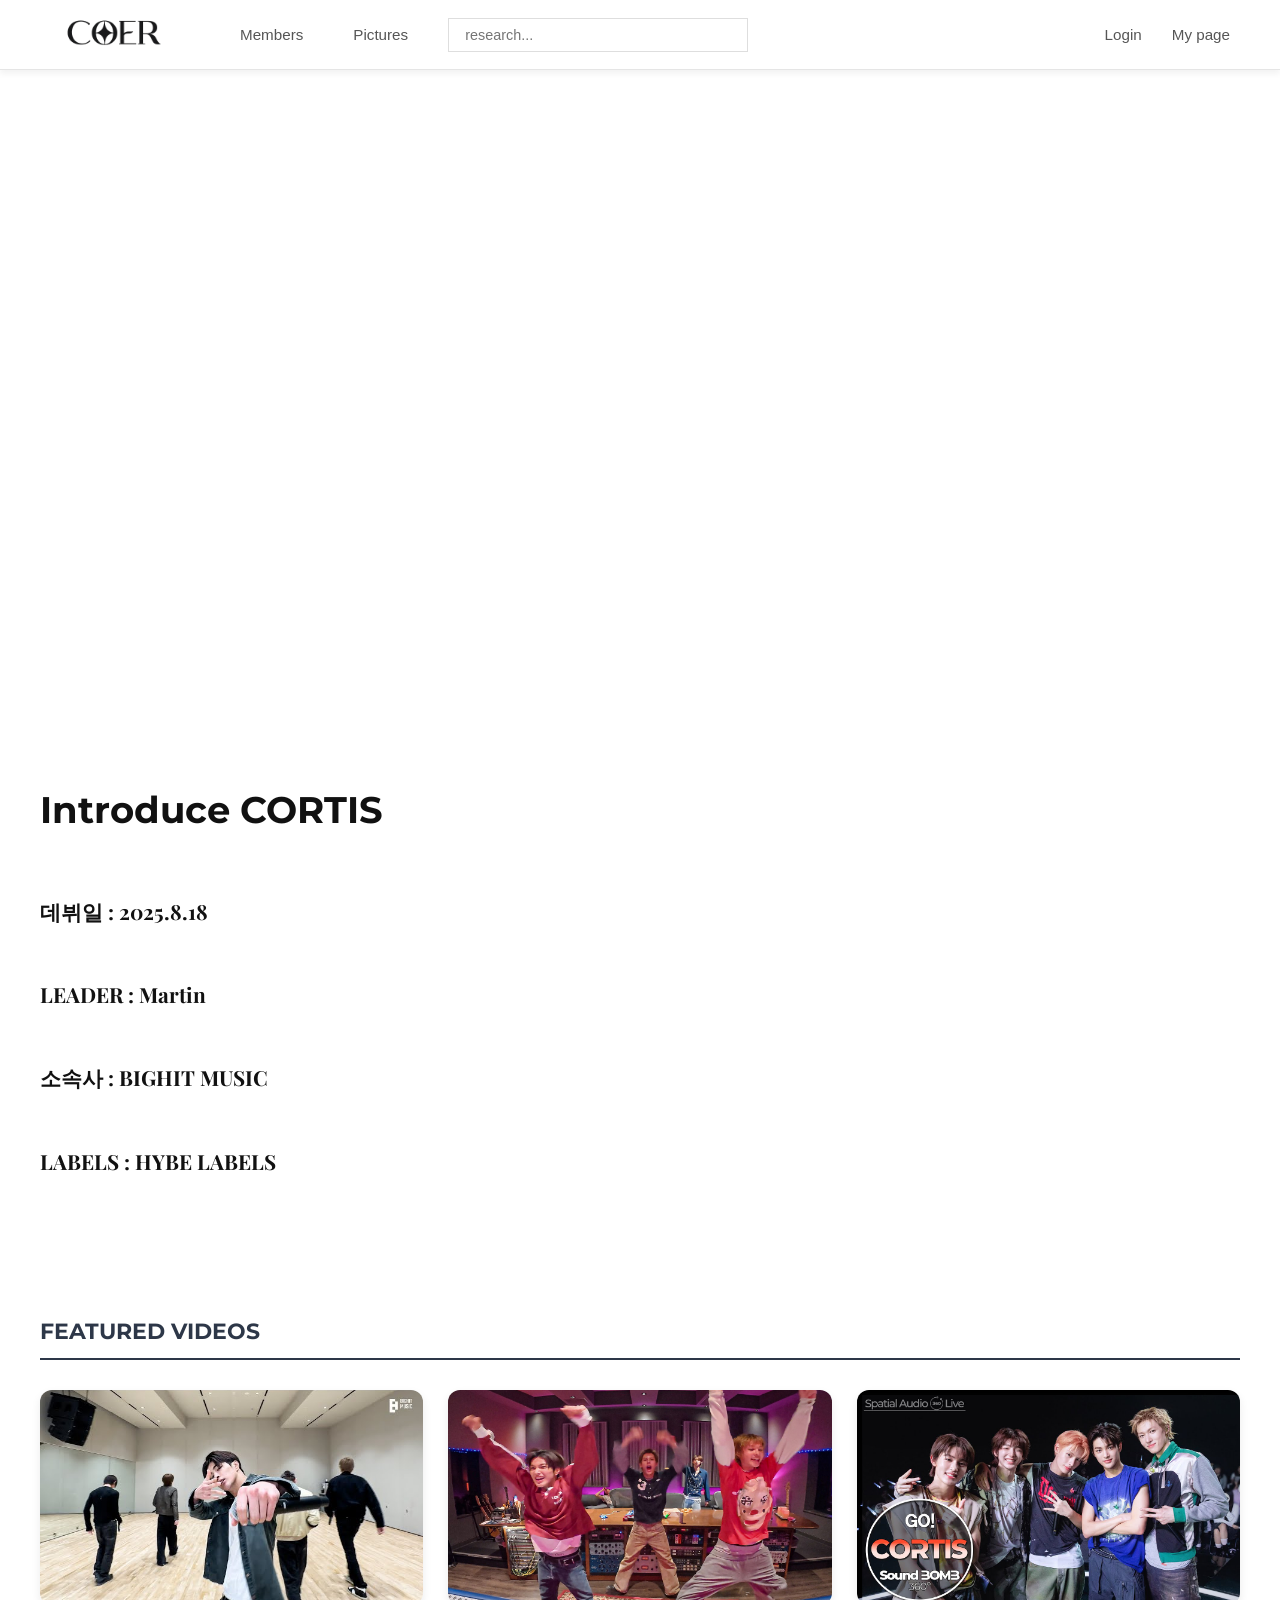
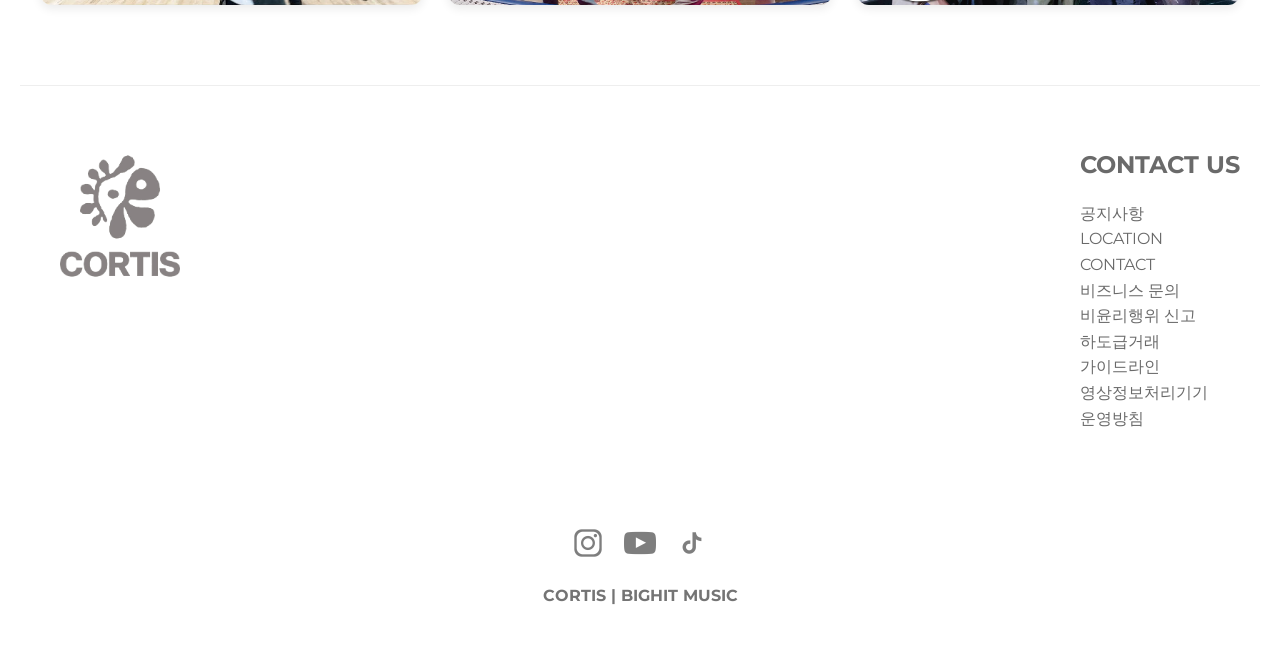
<file: index.html>
<!doctype html>
<html lang="ko">
  <head>
    <meta charset="UTF-8" />
    <meta name="viewport" content="width=device-width, initial-scale=1.0" />

    <title>COER</title>
    <link href="style.css" rel="stylesheet" />

    <link rel="preconnect" href="https://fonts.googleapis.com" />
    <link rel="preconnect" href="https://fonts.gstatic.com" crossorigin />
    <link
      href="https://fonts.googleapis.com/css2?family=Montserrat:ital,wght@0,100..900;1,100..900&family=Open+Sans:ital,wght@0,300..800;1,300..800&family=Playfair+Display:ital,wght@0,400..900;1,400..900&family=Raleway:ital,wght@0,100..900;1,100..900&display=swap"
      rel="stylesheet"
    />
  </head>

  <body>
    <header class="top-white-banner">
      <img src="images/logo.png" alt="CORTIS Logo" class="logo" />

      <nav class="banner-center-text">
        <div class="banner-buttons">
          <div class="dropdown">
            <button class="banner-btn dropdown-toggle">Members</button>

            <div class="mega-menu">
              <div class="mega-menu-inner">
                <a href="member1.html">MARTIN</a>
                <a href="member2.html">JAMES</a>
                <a href="member3.html">JUHOON</a>
                <a href="member4.html">SEONGHYEON</a>
                <a href="member5.html">KEONHO</a>
              </div>
            </div>
          </div>
          <a href="pictures.html" style="text-decoration: none; color: inherit">
            <button class="banner-btn">Pictures</button>
          </a>

          <div class="banner-search-box">
            <input
              type="text"
              class="banner-search-input"
              id="searchInput"
              placeholder="research..."
            />

            <div class="search-result" id="searchResult"></div>
          </div>
        </div>
        <div class="auth-group">
          <button class="banner-btn btn-right">Login</button>
          <a href="mypage.html" style="text-decoration: none; color: inherit">
            <button class="banner-btn btn-right">My page</button>
          </a>
        </div>
      </nav>
    </header>

    <main>
      <div class="hero"></div>
      <section id="site-intro">
        <h1>Introduce CORTIS</h1>
        <h4 class="introduce">
          데뷔일 : 2025.8.18<br />
          LEADER : Martin<br />
          소속사 : BIGHIT MUSIC<br />
          LABELS : HYBE LABELS<br />
        </h4>
      </section>
      <section class="profile-youtube-section">
        <h2>FEATURED VIDEOS</h2>
        <div class="youtube-grid">
          <a
            href="https://youtu.be/T-76o4XpGh8?si=i14-I_6xedCgxsOD"
            target="_blank"
            class="video-card-link"
          >
            <div class="video-card-thumb">
              <img src="images/cortis1.png" alt="Video 1" />
              <div class="play-button-overlay">▶</div>
            </div>
          </a>

          <a
            href="https://youtu.be/PTnAggHB4dU?si=jb8vulJppsnPm1Xa"
            target="_blank"
            class="video-card-link"
          >
            <div class="video-card-thumb">
              <img src="images/cortis2.png" alt="Video 2" />
              <div class="play-button-overlay">▶</div>
            </div>
          </a>

          <a
            href="https://youtu.be/ieEwm_o18Ls?si=NSm6O4ZH2GnEiZHt"
            target="_blank"
            class="video-card-link"
          >
            <div class="video-card-thumb">
              <img src="images/cortis3.png" alt="Video 3" />
              <div class="play-button-overlay">▶</div>
            </div>
          </a>
        </div>
      </section>
    </main>
    <script src="script.js"></script>
  </body>
  <footer>
    <!-- 위쪽 -->
    <div class="footer-content">
      <img
        src="images/CORTIS.png"
        alt="CORTIS footer logo"
        class="footer-logo"
      />

      <div class="footer-info">
        <b class="contact-title">CONTACT US</b>

        <p class="contact">
          공지사항<br />
          LOCATION <br />
          CONTACT<br />
          비즈니스 문의 <br />
          비윤리행위 신고<br />
          하도급거래 <br />
          가이드라인 <br />
          영상정보처리기기 <br />
          운영방침
        </p>
      </div>
    </div>

    <div class="footer-bottom">
      <div class="footer-social">
        <a
          href="https://www.instagram.com/cortis?utm_source=ig_web_button_share_sheet&igsh=ZDNlZDc0MzIxNw=="
          target="_blank"
          target="_blank"
        >
          <img src="images/instagram.png" class="social-icon" />
        </a>

        <a href="https://www.youtube.com/@cortis_bighit" target="_blank">
          <img src="images/youtube.png" class="social-icon" />
        </a>

        <a
          href="https://www.tiktok.com/@cortis_bighit?is_from_webapp=1&sender_device=pc"
          target="_blank"
          target="_blank"
        >
          <img src="images/tictok.png" class="social-icon" />
        </a>
      </div>

      <p class="footer-text">
        <b>CORTIS | BIGHIT MUSIC</b>
      </p>
    </div>
  </footer>
</html>
</file>
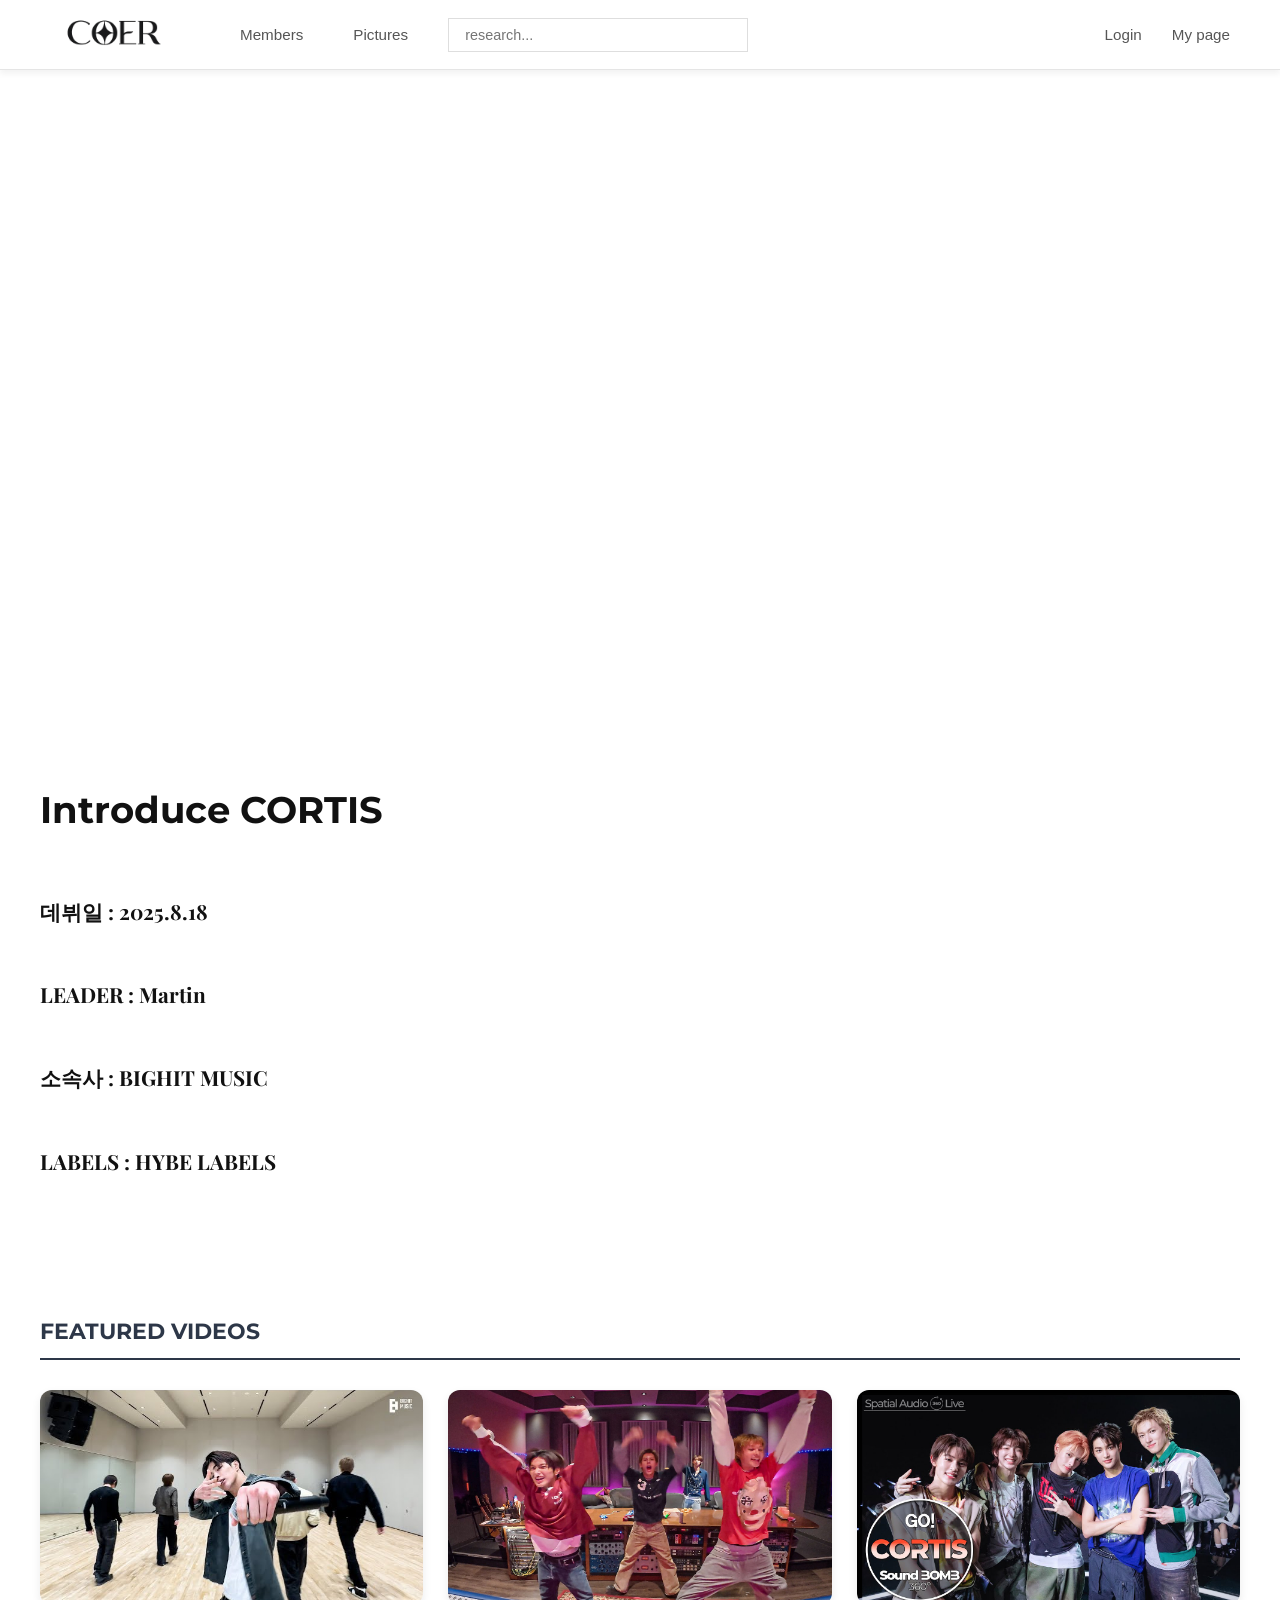
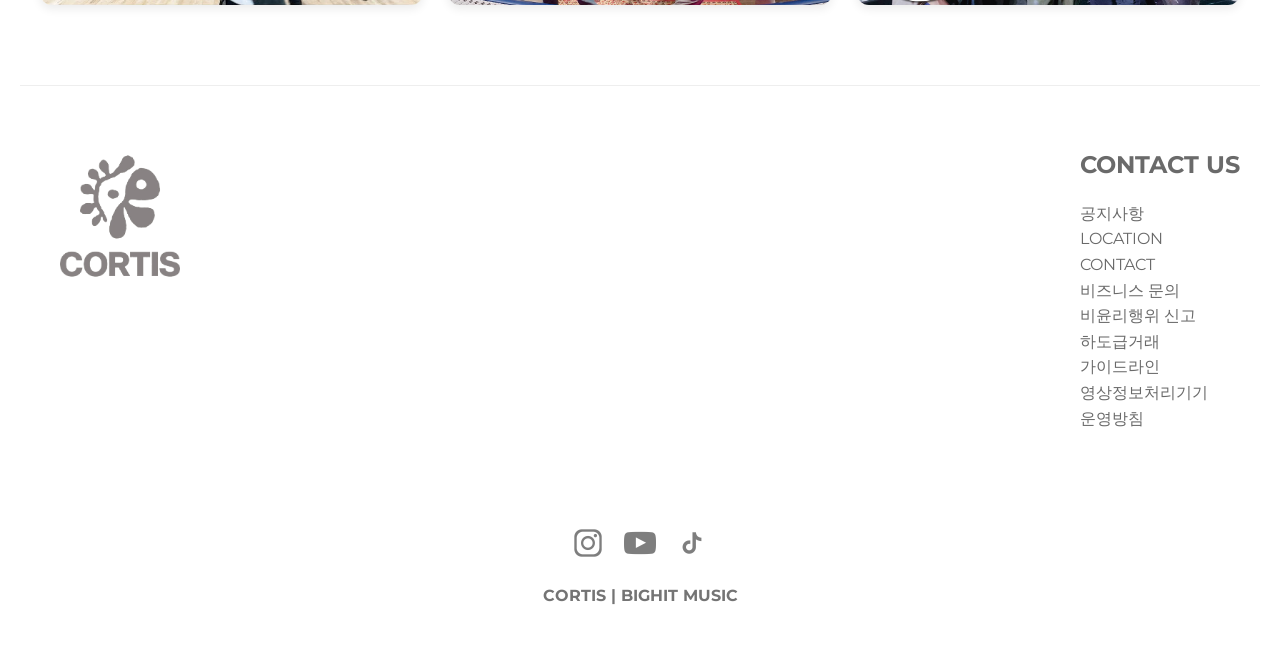
<file: main.html>
<!doctype html>
<html lang="ko">
  <head>
    <meta charset="UTF-8" />
    <meta name="viewport" content="width=device-width, initial-scale=1.0" />

    <title>COER</title>
    <link href="style.css" rel="stylesheet" />

    <link rel="preconnect" href="https://fonts.googleapis.com" />
    <link rel="preconnect" href="https://fonts.gstatic.com" crossorigin />
    <link
      href="https://fonts.googleapis.com/css2?family=Montserrat:ital,wght@0,100..900;1,100..900&family=Open+Sans:ital,wght@0,300..800;1,300..800&family=Playfair+Display:ital,wght@0,400..900;1,400..900&family=Raleway:ital,wght@0,100..900;1,100..900&display=swap"
      rel="stylesheet"
    />
  </head>

  <body>
    <header class="top-white-banner">
      <img src="images/logo.png" alt="CORTIS Logo" class="logo" />

      <nav class="banner-center-text">
        <div class="banner-buttons">
          <div class="dropdown">
            <button class="banner-btn dropdown-toggle">Members</button>

            <div class="mega-menu">
              <div class="mega-menu-inner">
                <a href="member1.html">MARTIN</a>
                <a href="member2.html">JAMES</a>
                <a href="member3.html">JUHOON</a>
                <a href="member4.html">SEONGHYEON</a>
                <a href="member5.html">KEONHO</a>
              </div>
            </div>
          </div>
          <a href="pictures.html" style="text-decoration: none; color: inherit">
            <button class="banner-btn">Pictures</button>
          </a>

          <div class="banner-search-box">
            <input
              type="text"
              class="banner-search-input"
              id="searchInput"
              placeholder="research..."
            />

            <div class="search-result" id="searchResult"></div>
          </div>
        </div>
        <div class="auth-group">
          <button class="banner-btn btn-right">Login</button>
          <a href="mypage.html" style="text-decoration: none; color: inherit">
            <button class="banner-btn btn-right">My page</button>
          </a>
        </div>
      </nav>
    </header>

    <main>
      <div class="hero"></div>
      <section id="site-intro">
        <h1>Introduce CORTIS</h1>
        <h4 class="introduce">
          데뷔일 : 2025.8.18<br />
          LEADER : Martin<br />
          소속사 : BIGHIT MUSIC<br />
          LABELS : HYBE LABELS<br />
        </h4>
      </section>
      <section class="profile-youtube-section">
        <h2>FEATURED VIDEOS</h2>
        <div class="youtube-grid">
          <a
            href="https://youtu.be/T-76o4XpGh8?si=i14-I_6xedCgxsOD"
            target="_blank"
            class="video-card-link"
          >
            <div class="video-card-thumb">
              <img src="images/cortis1.png" alt="Video 1" />
              <div class="play-button-overlay">▶</div>
            </div>
          </a>

          <a
            href="https://youtu.be/PTnAggHB4dU?si=jb8vulJppsnPm1Xa"
            target="_blank"
            class="video-card-link"
          >
            <div class="video-card-thumb">
              <img src="images/cortis2.png" alt="Video 2" />
              <div class="play-button-overlay">▶</div>
            </div>
          </a>

          <a
            href="https://youtu.be/ieEwm_o18Ls?si=NSm6O4ZH2GnEiZHt"
            target="_blank"
            class="video-card-link"
          >
            <div class="video-card-thumb">
              <img src="images/cortis3.png" alt="Video 3" />
              <div class="play-button-overlay">▶</div>
            </div>
          </a>
        </div>
      </section>
    </main>
    <script src="script.js"></script>
  </body>
  <footer>
    <!-- 위쪽 -->
    <div class="footer-content">
      <img
        src="images/CORTIS.png"
        alt="CORTIS footer logo"
        class="footer-logo"
      />

      <div class="footer-info">
        <b class="contact-title">CONTACT US</b>

        <p class="contact">
          공지사항<br />
          LOCATION <br />
          CONTACT<br />
          비즈니스 문의 <br />
          비윤리행위 신고<br />
          하도급거래 <br />
          가이드라인 <br />
          영상정보처리기기 <br />
          운영방침
        </p>
      </div>
    </div>

    <!-- 아래 중앙 -->
    <div class="footer-bottom">
      <div class="footer-social">
        <a
          href="https://www.instagram.com/cortis?utm_source=ig_web_button_share_sheet&igsh=ZDNlZDc0MzIxNw=="
          target="_blank"
          target="_blank"
        >
          <img src="images/instagram.png" class="social-icon" />
        </a>

        <a href="https://www.youtube.com/@cortis_bighit" target="_blank">
          <img src="images/youtube.png" class="social-icon" />
        </a>

        <a
          href="https://www.tiktok.com/@cortis_bighit?is_from_webapp=1&sender_device=pc"
          target="_blank"
          target="_blank"
        >
          <img src="images/tictok.png" class="social-icon" />
        </a>
      </div>

      <p class="footer-text">
        <b>CORTIS | BIGHIT MUSIC</b>
      </p>
    </div>
  </footer>
</html>
</file>
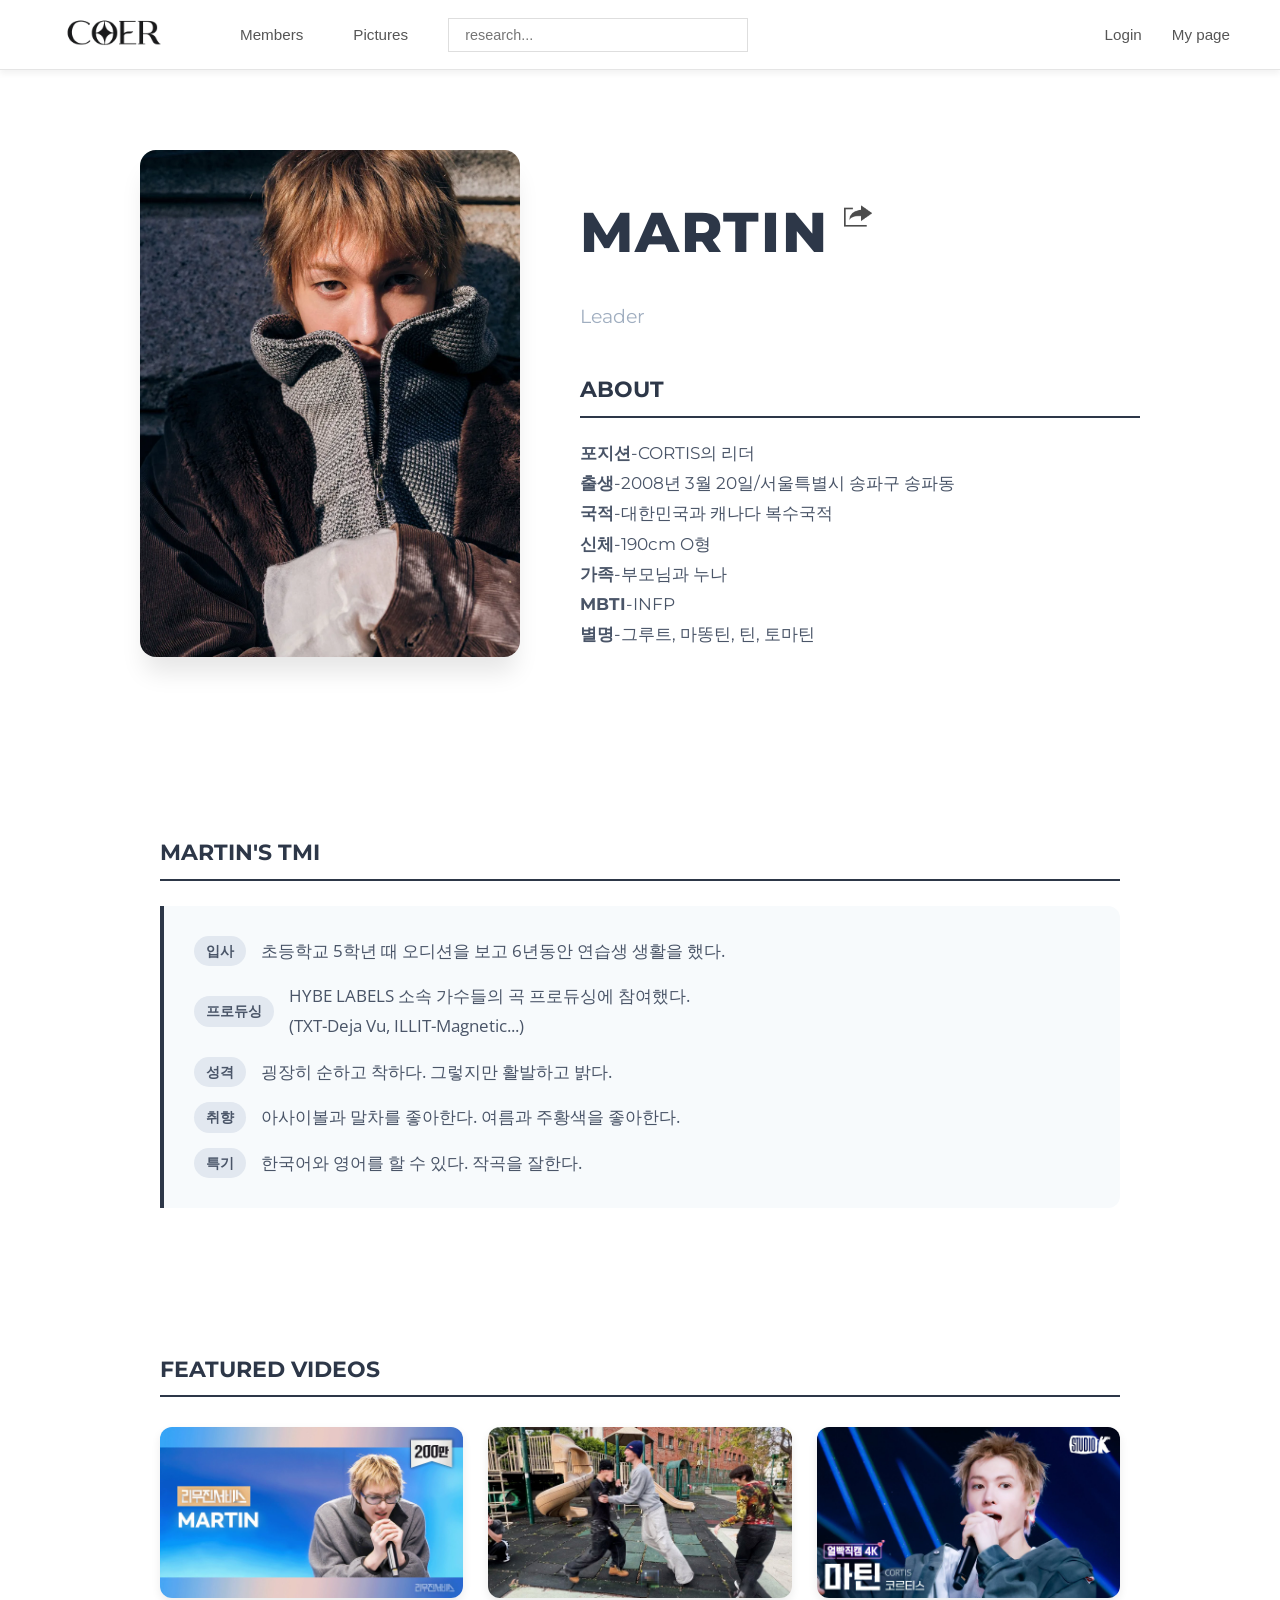
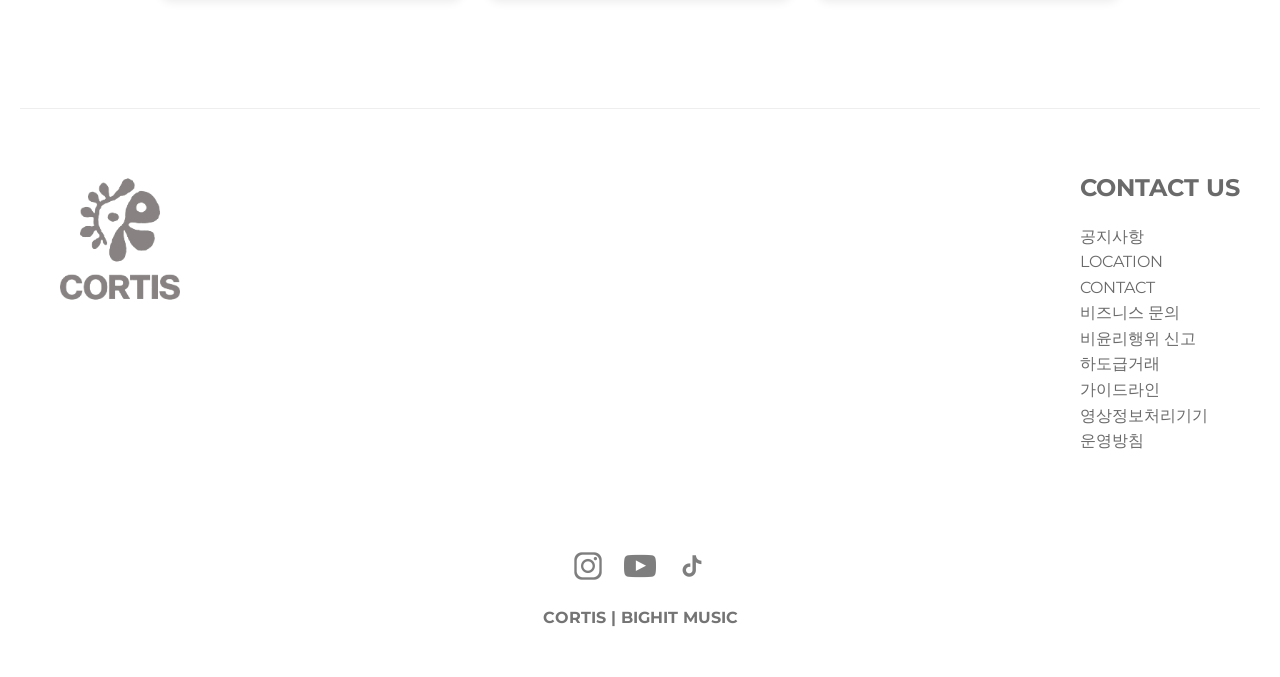
<file: member1.html>
<!doctype html>
<html lang="ko">
  <head>
    <meta charset="UTF-8" />
    <meta name="viewport" content="width=device-width, initial-scale=1.0" />
    <link href="style.css" rel="stylesheet" />
    <title>MARTIN</title>

    <link rel="preconnect" href="https://fonts.googleapis.com" />
    <link rel="preconnect" href="https://fonts.gstatic.com" crossorigin />
    <link
      href="https://fonts.googleapis.com/css2?family=Montserrat:ital,wght@0,100..900;1,100..900&family=Open+Sans:ital,wght@0,300..800;1,300..800&family=Playfair+Display:ital,wght@0,400..900;1,400..900&family=Raleway:ital,wght@0,100..900;1,100..900&display=swap"
      rel="stylesheet"
    />
  </head>


  <body>
    <header class="top-white-banner">
      <div class="logo">
        <a href="index.html">
          <img src="images/logo.png" alt="로고" />
        </a>
      </div>

      <nav class="banner-center-text">
        <div class="banner-buttons">
          <div class="dropdown">
            <button class="banner-btn dropdown-toggle">Members</button>

            <div class="mega-menu">
              <div class="mega-menu-inner">
                <a href="member1.html">MARTIN</a>
                <a href="member2.html">JAMES</a>
                <a href="member3.html">JUHOON</a>
                <a href="member4.html">SEONGHYEON</a>
                <a href="member5.html">KEONHO</a>
              </div>
            </div>
          </div>
<a href="pictures.html" style="text-decoration: none; color: inherit">
            <button class="banner-btn">Pictures</button>
          </a>

         <div class="banner-search-box">
            <input
              type="text"
              class="banner-search-input"
              id="searchInput"
              placeholder="research..."
            />

            <div class="search-result" id="searchResult"></div>
         </div>

        </div>
        <div class="auth-group">
  <button class="banner-btn btn-right">Login</button>
<a href="mypage.html" style="text-decoration: none; color: inherit">
            <button class="banner-btn btn-right">My page</button>
          </a>
</div>
      </nav>
    </header>
    <main class="profile-container">
      <div class="profile-image-box">
        <img
          src="martin/MARTIN.png"
          alt="MARTIN 프로필 사진"
          class="profile-img"
        />
      </div>

      <div class="profile-text-box">
       <div class="profile-header">

    <div class="member-title">

        <h1 class="member-name">MARTIN</h1>

        <img src="images/share.png"
             class="share-icon"
             onclick="copyLink()">

    </div>

    <p class="member-sub">Leader</p>

</div>

        <div class="profile-content">
          <h2>ABOUT</h2>
          <p>
            <b>포지션</b>-CORTIS의 리더<br />
            <b>출생</b>-2008년 3월 20일/서울특별시 송파구 송파동<br />
            <b>국적</b>-대한민국과 캐나다 복수국적<br />
            <b>신체</b>-190cm O형<br />
            <b>가족</b>-부모님과 누나<br />
            <b>MBTI</b>-INFP<br />
            <b>별명</b>-그루트, 마똥틴, 틴, 토마틴<br />
          </p>
        </div>
      </div>
      </div>
      </div> <section class="profile-tmi-section">
        <h2>MARTIN'S TMI</h2>
        <div class="tmi-container">
          <ul class="tmi-list">
             <li><span class="tmi-tag">입사</span>초등학교 5학년 때 오디션을 보고 6년동안 연습생 생활을 했다.</li>
            <li><span class="tmi-tag">프로듀싱</span>HYBE LABELS 소속 가수들의 곡 프로듀싱에 참여했다.<br />(TXT-Deja Vu, ILLIT-Magnetic...)</li>
            <li><span class="tmi-tag">성격</span>굉장히 순하고 착하다. 그렇지만 활발하고 밝다.</li>
            <li><span class="tmi-tag">취향</span>아사이볼과 말차를 좋아한다. 여름과 주황색을 좋아한다.</li>
            <li><span class="tmi-tag">특기</span>한국어와 영어를 할 수 있다. 작곡을 잘한다.</li>
          </ul>
        </div>

      </section>

      <section class="profile-youtube-section">
        <h2>FEATURED VIDEOS</h2>
        <div class="youtube-grid">
          <a
            href="https://youtu.be/1neJU-a_0xk?si=r8pmcDBueU9PWw4a"
            target="_blank"
            class="video-card-link"
          >
            <div class="video-card-thumb">
              <img src="martin/martin1.png" alt="Video 1" />
              <div class="play-button-overlay">▶</div>
            </div>
          </a>

          <a
            href="https://youtu.be/9OTVaXTcW28?si=lG8skFJU_jKcfs_j"
            target="_blank"
            class="video-card-link"
          >
            <div class="video-card-thumb">
              <img src="martin/martin2.png" alt="Video 2" />
              <div class="play-button-overlay">▶</div>
            </div>
          </a>

          <a
            href="https://youtu.be/tWOItSAfA4M?si=G9hxvCqwVdQE40Ky"
            target="_blank"
            class="video-card-link"
          >
            <div class="video-card-thumb">
              <img src="martin/martin3.png" alt="Video 3" />
              <div class="play-button-overlay">▶</div>
            </div>
          </a>
        </div>
      </section>
    </main>
    <script src="script.js"></script>
  </body>
  
  <footer>
    <!-- 위쪽 -->
    <div class="footer-content">
      <img
        src="images/CORTIS.png"
        alt="CORTIS footer logo"
        class="footer-logo"
      />

      <div class="footer-info">
        <b class="contact-title">CONTACT US</b>

        <p class="contact">
          공지사항<br />
          LOCATION <br />
          CONTACT<br />
          비즈니스 문의 <br />
          비윤리행위 신고<br />
          하도급거래 <br />
          가이드라인 <br />
          영상정보처리기기 <br />
          운영방침
        </p>
      </div>
    </div>

    <!-- 아래 중앙 -->
    <div class="footer-bottom">
      <div class="footer-social">
        <a
          href="https://www.instagram.com/cortis?utm_source=ig_web_button_share_sheet&igsh=ZDNlZDc0MzIxNw=="
          target="_blank"
          target="_blank"
        >
          <img src="images/instagram.png" class="social-icon" />
        </a>

        <a href="https://www.youtube.com/@cortis_bighit" target="_blank">
          <img src="images/youtube.png" class="social-icon" />
        </a>

        <a
          href="https://www.tiktok.com/@cortis_bighit?is_from_webapp=1&sender_device=pc"
          target="_blank"
          target="_blank"
        >
          <img src="images/tictok.png" class="social-icon" />
        </a>
      </div>

      <p class="footer-text">
        <b>CORTIS | BIGHIT MUSIC</b>
      </p>
    </div>
  </footer>
</html>
</file>
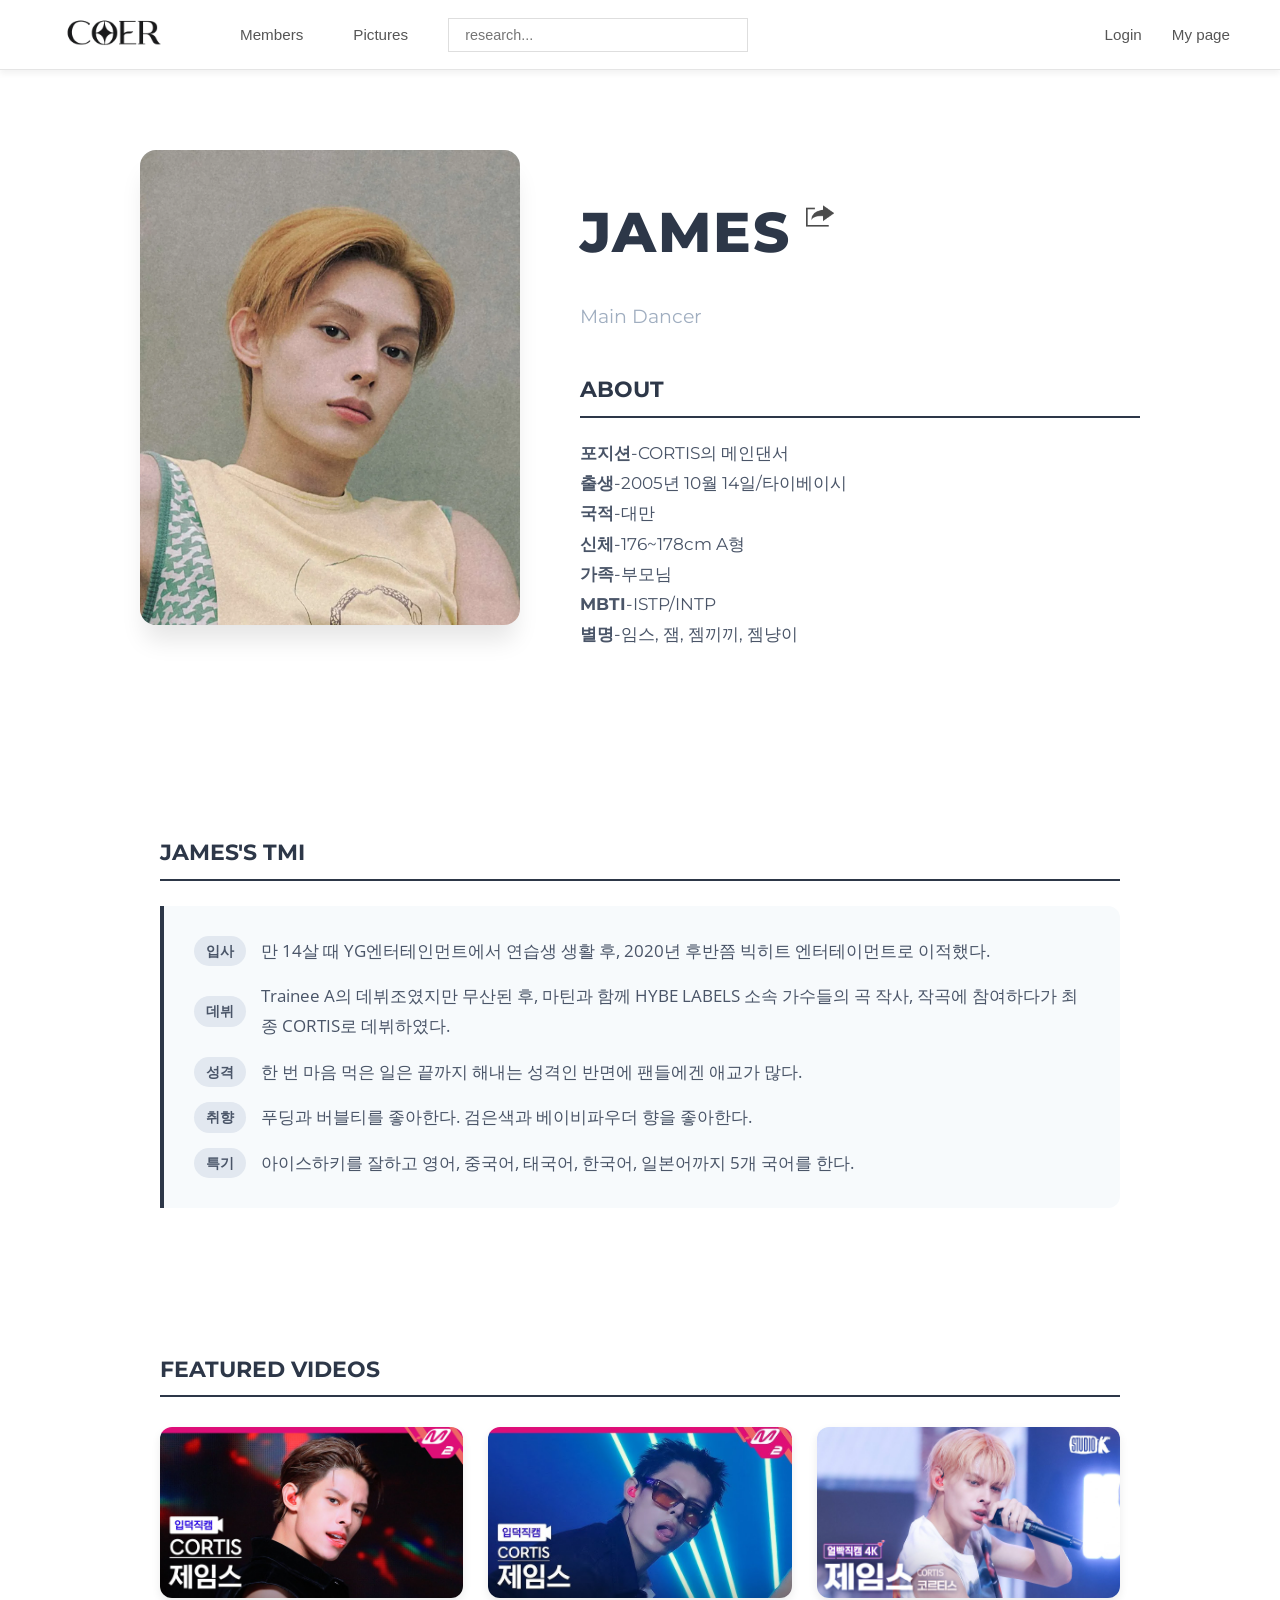
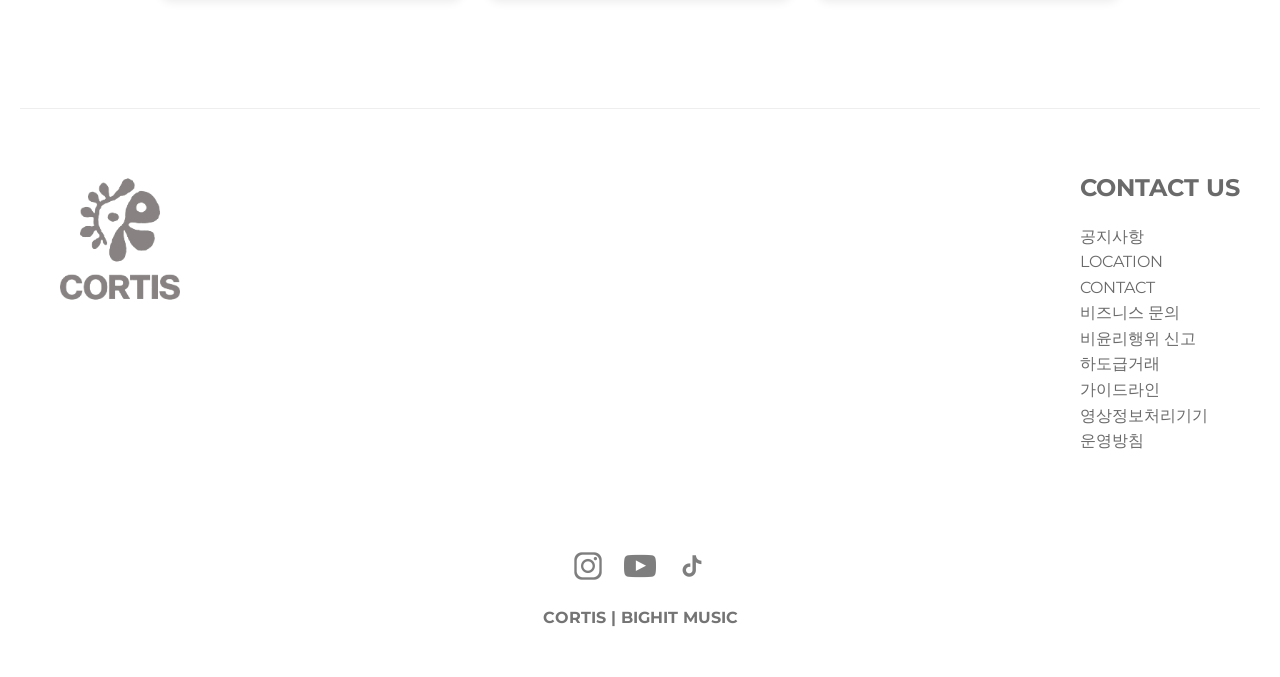
<file: member2.html>
<!doctype html>
<html lang="ko">
  <head>
    <meta charset="UTF-8" />
    <meta name="viewport" content="width=device-width, initial-scale=1.0" />
    <link href="style.css" rel="stylesheet" />
    <title>JAMES</title>

    <link rel="preconnect" href="https://fonts.googleapis.com" />
    <link rel="preconnect" href="https://fonts.gstatic.com" crossorigin />
    <link
      href="https://fonts.googleapis.com/css2?family=Montserrat:ital,wght@0,100..900;1,100..900&family=Open+Sans:ital,wght@0,300..800;1,300..800&family=Playfair+Display:ital,wght@0,400..900;1,400..900&family=Raleway:ital,wght@0,100..900;1,100..900&display=swap"
      rel="stylesheet"
    />
  </head>

  <body>
    <header class="top-white-banner">
      <div class="logo">
        <a href="index.html">
          <img src="images/logo.png" alt="로고" />
        </a>
      </div>

      <nav class="banner-center-text">
        <div class="banner-buttons">
          <div class="dropdown">
            <button class="banner-btn dropdown-toggle">Members</button>

            <div class="mega-menu">
              <div class="mega-menu-inner">
                <a href="member1.html">MARTIN</a>
                <a href="member2.html">JAMES</a>
                <a href="member3.html">JUHOON</a>
                <a href="member4.html">SEONGHYEON</a>
                <a href="member5.html">KEONHO</a>
              </div>
            </div>
          </div>
          <a href="pictures.html" style="text-decoration: none; color: inherit">
            <button class="banner-btn">Pictures</button>
          </a>

          <div class="banner-search-box">
            <input
              type="text"
              class="banner-search-input"
              id="searchInput"
              placeholder="research..."
            />

            <div class="search-result" id="searchResult"></div>
          </div>
        </div>
        <div class="auth-group">
          <button class="banner-btn btn-right">Login</button>
          <a href="mypage.html" style="text-decoration: none; color: inherit">
            <button class="banner-btn btn-right">My page</button>
          </a>
        </div>
      </nav>
    </header>
    <main class="profile-container">
      <div class="profile-image-box">
        <img
          src="james/JAMES.png"
          alt="JAMES 프로필 사진"
          class="profile-img"
        />
      </div>

      <div class="profile-text-box">
        <div class="profile-header">
          <div class="member-title">
            <h1 class="member-name">JAMES</h1>

            <img
              src="images/share.png"
              class="share-icon"
              onclick="copyLink()"
            />
          </div>

          <p class="member-sub">Main Dancer</p>
        </div>

        <div class="profile-content">
          <h2>ABOUT</h2>

          <p>
            <b>포지션</b>-CORTIS의 메인댄서<br />
            <b>출생</b>-2005년 10월 14일/타이베이시<br />
            <b>국적</b>-대만<br />
            <b>신체</b>-176~178cm A형<br />
            <b>가족</b>-부모님<br />
            <b>MBTI</b>-ISTP/INTP<br />
            <b>별명</b>-임스, 잼, 젬끼끼, 젬냥이<br />
          </p>
        </div>
      </div>

      <section class="profile-tmi-section">
        <h2>JAMES'S TMI</h2>

        <div class="tmi-container">
          <ul class="tmi-list">
            <li>
              <span class="tmi-tag">입사</span>
              만 14살 때 YG엔터테인먼트에서 연습생 생활 후, 2020년 후반쯤 빅히트
              엔터테이먼트로 이적했다.
            </li>

            <li>
              <span class="tmi-tag">데뷔</span>
              Trainee A의 데뷔조였지만 무산된 후, 마틴과 함께 HYBE LABELS 소속
              가수들의 곡 작사, 작곡에 참여하다가 최종 CORTIS로 데뷔하였다.
            </li>

            <li>
              <span class="tmi-tag">성격</span>
              한 번 마음 먹은 일은 끝까지 해내는 성격인 반면에 팬들에겐 애교가
              많다.
            </li>

            <li>
              <span class="tmi-tag">취향</span>
              푸딩과 버블티를 좋아한다. 검은색과 베이비파우더 향을 좋아한다.
            </li>

            <li>
              <span class="tmi-tag">특기</span>
              아이스하키를 잘하고 영어, 중국어, 태국어, 한국어, 일본어까지 5개
              국어를 한다.
            </li>
          </ul>
        </div>
      </section>

      <section class="profile-youtube-section">
        <h2>FEATURED VIDEOS</h2>

        <div class="youtube-grid">
          <a
            href="https://youtu.be/twqghto0qZs?si=lq4-72Ai2ZiJm4gu"
            target="_blank"
            class="video-card-link"
          >
            <div class="video-card-thumb">
              <img src="james/james1.png" />
              <div class="play-button-overlay">▶</div>
            </div>
          </a>

          <a
            href="https://youtu.be/T2ItPhhszPw?si=pX2_eSf1gUVfYVCm"
            target="_blank"
            class="video-card-link"
          >
            <div class="video-card-thumb">
              <img src="james/james2.png" />
              <div class="play-button-overlay">▶</div>
            </div>
          </a>

          <a
            href="https://youtu.be/OJCK4OmqS3I?si=PlKlIuHxscJPQxDa"
            target="_blank"
            class="video-card-link"
          >
            <div class="video-card-thumb">
              <img src="james/james3.png" />
              <div class="play-button-overlay">▶</div>
            </div>
          </a>
        </div>
      </section>
    </main>
    <script src="script.js"></script>
  </body>

  <footer>
    <!-- 위쪽 -->
    <div class="footer-content">
      <img
        src="images/CORTIS.png"
        alt="CORTIS footer logo"
        class="footer-logo"
      />

      <div class="footer-info">
        <b class="contact-title">CONTACT US</b>

        <p class="contact">
          공지사항<br />
          LOCATION <br />
          CONTACT<br />
          비즈니스 문의 <br />
          비윤리행위 신고<br />
          하도급거래 <br />
          가이드라인 <br />
          영상정보처리기기 <br />
          운영방침
        </p>
      </div>
    </div>

    <!-- 아래 중앙 -->
    <div class="footer-bottom">
      <div class="footer-social">
        <a
          href="https://www.instagram.com/cortis?utm_source=ig_web_button_share_sheet&igsh=ZDNlZDc0MzIxNw=="
          target="_blank"
          target="_blank"
        >
          <img src="images/instagram.png" class="social-icon" />
        </a>

        <a href="https://www.youtube.com/@cortis_bighit" target="_blank">
          <img src="images/youtube.png" class="social-icon" />
        </a>

        <a
          href="https://www.tiktok.com/@cortis_bighit?is_from_webapp=1&sender_device=pc"
          target="_blank"
          target="_blank"
        >
          <img src="images/tictok.png" class="social-icon" />
        </a>
      </div>

      <p class="footer-text">
        <b>CORTIS | BIGHIT MUSIC</b>
      </p>
    </div>
  </footer>
</html>
</file>
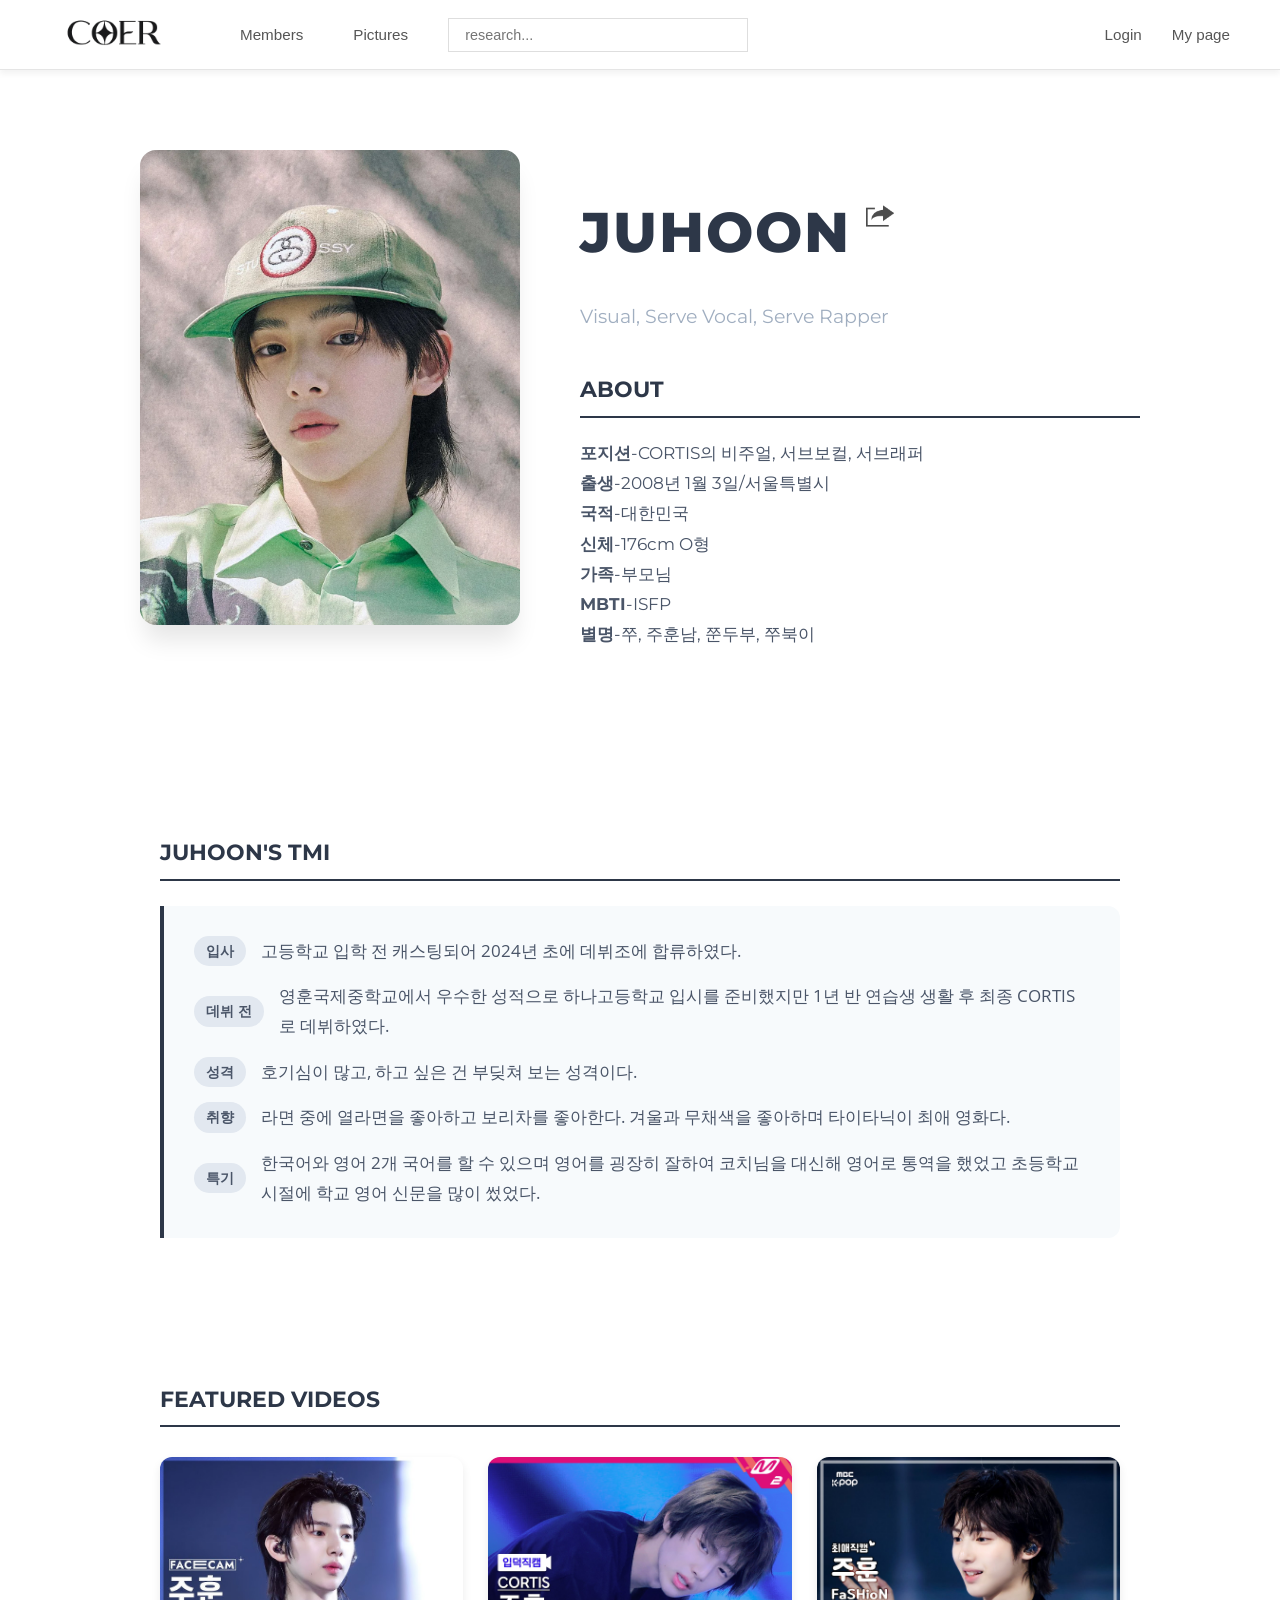
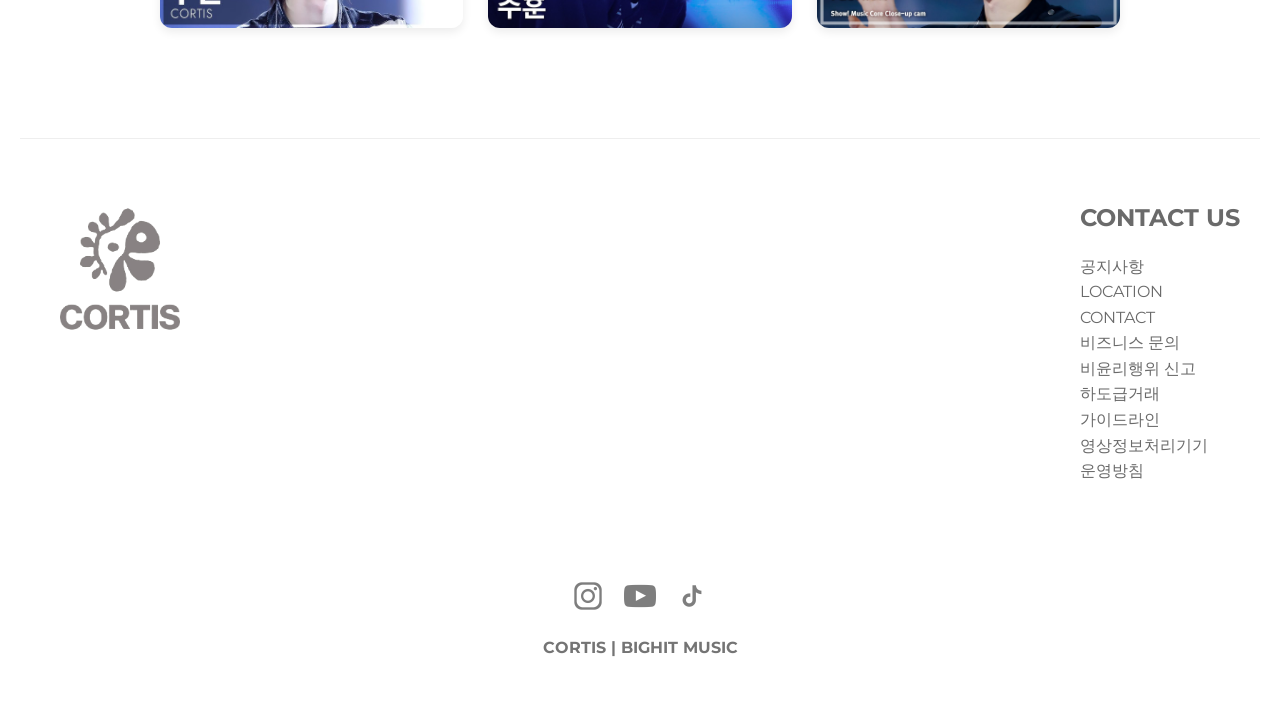
<file: member3.html>
<!doctype html>
<html lang="ko">
  <head>
    <meta charset="UTF-8" />
    <meta name="viewport" content="width=device-width, initial-scale=1.0" />
    <link href="style.css" rel="stylesheet" />
    <title>JUHOON</title>

    <link rel="preconnect" href="https://fonts.googleapis.com" />
    <link rel="preconnect" href="https://fonts.gstatic.com" crossorigin />
    <link
      href="https://fonts.googleapis.com/css2?family=Montserrat:ital,wght@0,100..900;1,100..900&family=Open+Sans:ital,wght@0,300..800;1,300..800&family=Playfair+Display:ital,wght@0,400..900;1,400..900&family=Raleway:ital,wght@0,100..900;1,100..900&display=swap"
      rel="stylesheet"
    />
  </head>

 
  <body>
    <header class="top-white-banner">
      <div class="logo">
        <a href="index.html">
          <img src="images/logo.png" alt="로고" />
        </a>
      </div>

      <nav class="banner-center-text">
        <div class="banner-buttons">
          <div class="dropdown">
            <button class="banner-btn dropdown-toggle">Members</button>

            <div class="mega-menu">
              <div class="mega-menu-inner">
                <a href="member1.html">MARTIN</a>
                <a href="member2.html">JAMES</a>
                <a href="member3.html">JUHOON</a>
                <a href="member4.html">SEONGHYEON</a>
                <a href="member5.html">KEONHO</a>
              </div>
            </div>
          </div>
<a href="pictures.html" style="text-decoration: none; color: inherit">
            <button class="banner-btn">Pictures</button>
          </a>

          <div class="banner-search-box">
            <input
              type="text"
              class="banner-search-input"
              id="searchInput"
              placeholder="research..."
            />

            <div class="search-result" id="searchResult"></div>
         </div>

        </div>
        <div class="auth-group">
          <button class="banner-btn btn-right">Login</button>
<a href="mypage.html" style="text-decoration: none; color: inherit">
            <button class="banner-btn btn-right">My page</button>
          </a>        </div>
      </nav>
    </header>
    <main class="profile-container">
      <div class="profile-image-box">
        <img
          src="juhoon/JUHOON.png"
          alt="JUHOON 프로필 사진"
          class="profile-img"
        />
      </div>
<div class="profile-text-box">
    <div class="profile-header">

        <div class="member-title">
            <h1 class="member-name">JUHOON</h1>

            <img src="images/share.png"
                 class="share-icon"
                 onclick="copyLink()">
        </div>

        <p class="member-sub">Visual, Serve Vocal, Serve Rapper</p>

        <div class="profile-content">
          <h2>ABOUT</h2>
          <p>
            <b>포지션</b>-CORTIS의 비주얼, 서브보컬, 서브래퍼<br />
            <b>출생</b>-2008년 1월 3일/서울특별시<br />
            <b>국적</b>-대한민국<br />
            <b>신체</b>-176cm O형<br />
            <b>가족</b>-부모님 <br />
            <b>MBTI</b>-ISFP<br />
            <b>별명</b>-쭈, 주훈남, 쭌두부, 쭈북이<br />
          </p>
        </div>
      </div>
      </div>
      </div> <section class="profile-tmi-section">
        <h2>JUHOON'S TMI</h2>
        <div class="tmi-container">
          <ul class="tmi-list">
           
            <li><span class="tmi-tag">입사</span>고등학교 입학 전 캐스팅되어 2024년 초에 데뷔조에 합류하였다.</li>
            <li><span class="tmi-tag">데뷔 전</span>영훈국제중학교에서 우수한 성적으로 하나고등학교 입시를 준비했지만 1년 반 연습생 생활 후 최종 CORTIS로 데뷔하였다.</li>
            <li><span class="tmi-tag">성격</span>호기심이 많고, 하고 싶은 건 부딪쳐 보는 성격이다.</li>
            <li><span class="tmi-tag">취향</span>라면 중에 열라면을 좋아하고 보리차를 좋아한다. 겨울과 무채색을 좋아하며 타이타닉이 최애 영화다.</li>
            <li><span class="tmi-tag">특기</span>한국어와 영어 2개 국어를 할 수 있으며 영어를 굉장히 잘하여 코치님을 대신해 영어로 통역을 했었고 초등학교 시절에 학교 영어 신문을 많이 썼었다.</li>
          </ul>
        </div>

      </section>

      <section class="profile-youtube-section">
        <h2>FEATURED VIDEOS</h2>
        <div class="youtube-grid">
          <a
            href="https://youtu.be/vVPM4nZvGWg?si=FRjUC-bg3WObfJHr"
            target="_blank"
            class="video-card-link"
          >
            <div class="video-card-thumb">
              <img src="juhoon/juhoon1.png" alt="Video 1" />
              <div class="play-button-overlay">▶</div>
            </div>
          </a>

          <a
            href="https://youtu.be/pvg8hryMxD0?si=Qf8TJupWDNCkNODo"
            target="_blank"
            class="video-card-link"
          >
            <div class="video-card-thumb">
              <img src="juhoon/juhoon2.png" alt="Video 2" />
              <div class="play-button-overlay">▶</div>
            </div>
          </a>

          <a
            href="https://youtu.be/gcim1jhBGy4?si=4Undvcr2DqepmPsq"
            target="_blank"
            class="video-card-link"
          >
            <div class="video-card-thumb">
              <img src="juhoon/juhoon3.png" alt="Video 3" />
              <div class="play-button-overlay">▶</div>
            </div>
          </a>
        </div>
      </section>
    </main>
    <script src="script.js"></script>
  </body>

  <footer>
    <!-- 위쪽 -->
    <div class="footer-content">
      <img
        src="images/CORTIS.png"
        alt="CORTIS footer logo"
        class="footer-logo"
      />

      <div class="footer-info">
        <b class="contact-title">CONTACT US</b>

        <p class="contact">
          공지사항<br />
          LOCATION <br />
          CONTACT<br />
          비즈니스 문의 <br />
          비윤리행위 신고<br />
          하도급거래 <br />
          가이드라인 <br />
          영상정보처리기기 <br />
          운영방침
        </p>
      </div>
    </div>

    <!-- 아래 중앙 -->
    <div class="footer-bottom">
      <div class="footer-social">
        <a
          href="https://www.instagram.com/cortis?utm_source=ig_web_button_share_sheet&igsh=ZDNlZDc0MzIxNw=="
          target="_blank"
          target="_blank"
        >
          <img src="images/instagram.png" class="social-icon" />
        </a>

        <a href="https://www.youtube.com/@cortis_bighit" target="_blank">
          <img src="images/youtube.png" class="social-icon" />
        </a>

        <a
          href="https://www.tiktok.com/@cortis_bighit?is_from_webapp=1&sender_device=pc"
          target="_blank"
          target="_blank"
        >
          <img src="images/tictok.png" class="social-icon" />
        </a>
      </div>

      <p class="footer-text">
        <b>CORTIS | BIGHIT MUSIC</b>
      </p>
    </div>
  </footer>
</html>
</file>
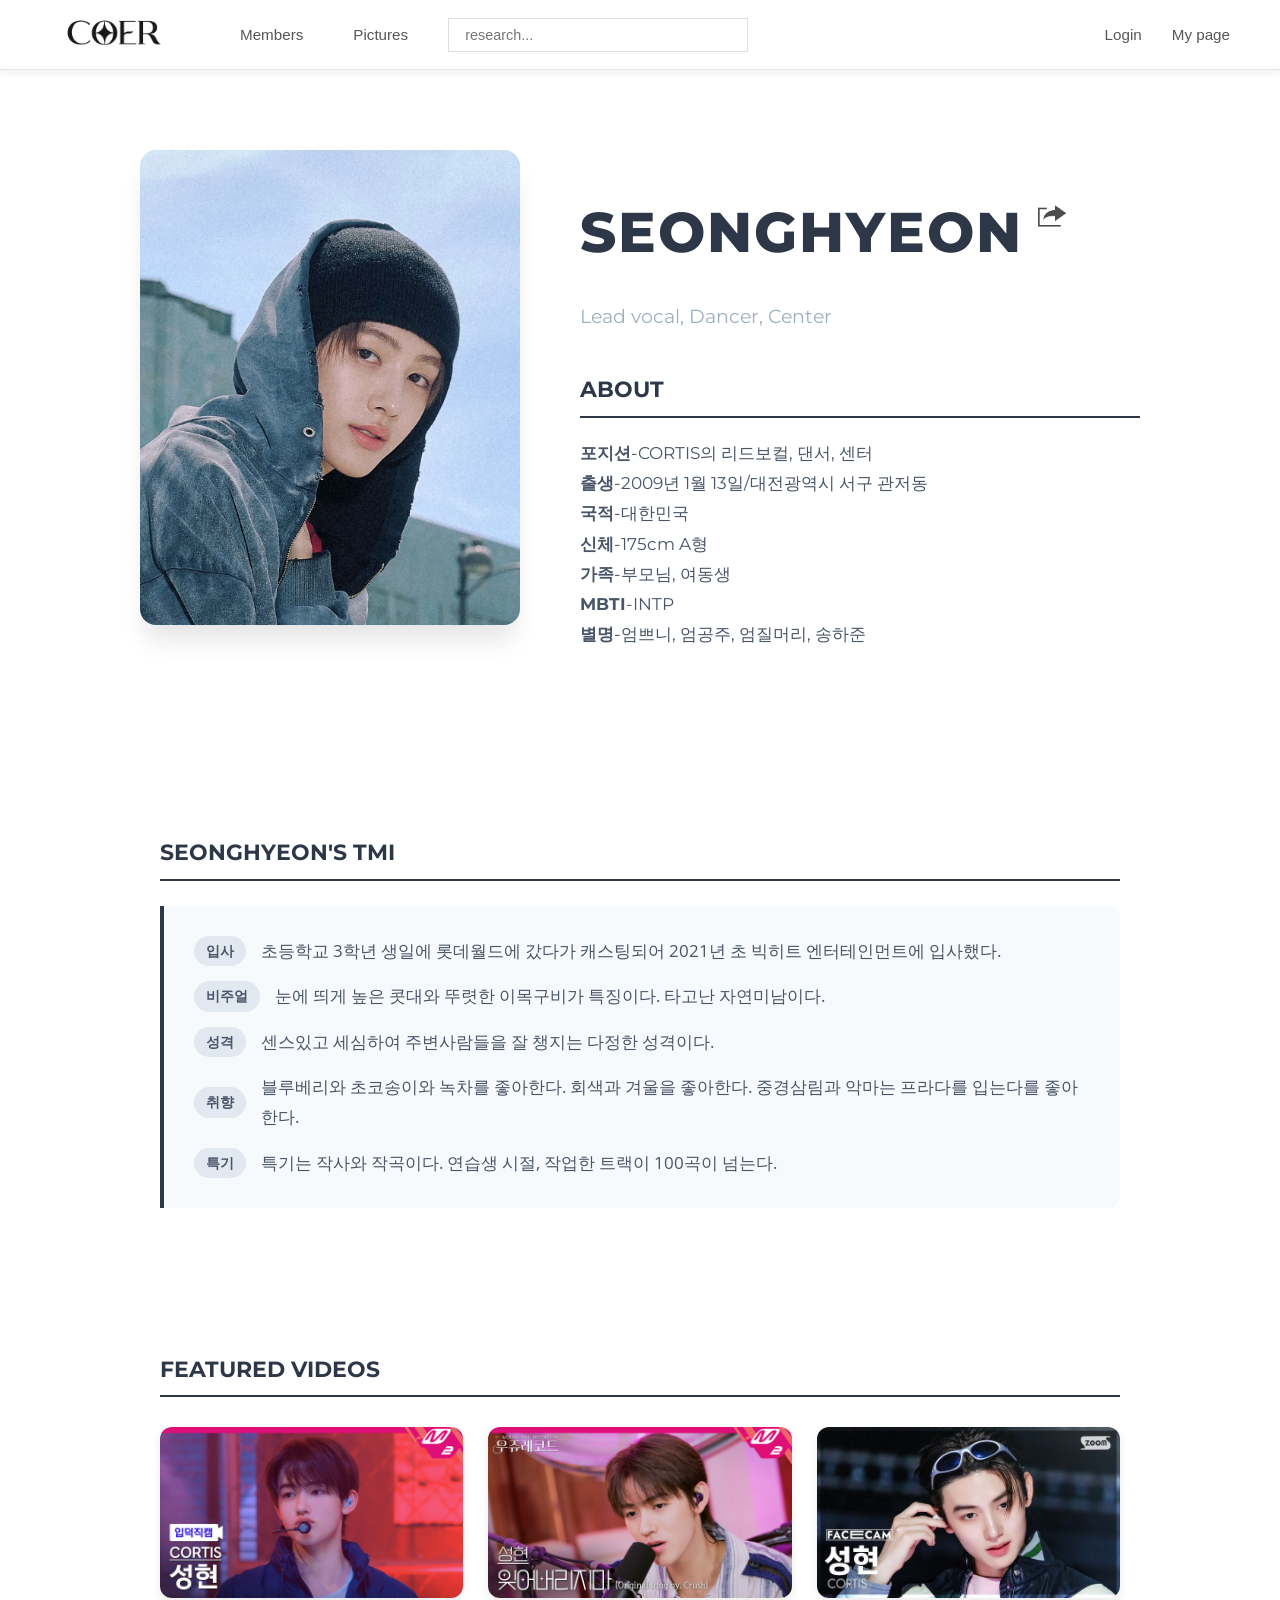
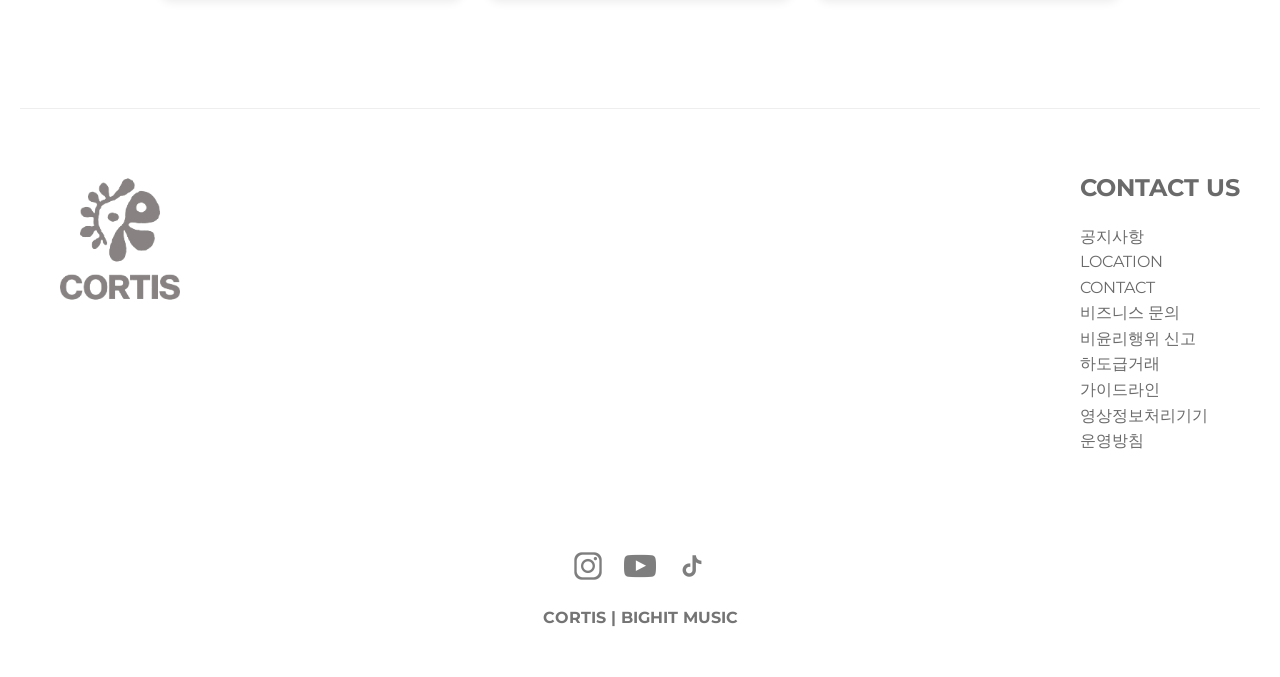
<file: member4.html>
<!doctype html>
<html lang="ko">
  <head>
    <meta charset="UTF-8" />
    <meta name="viewport" content="width=device-width, initial-scale=1.0" />
    <link href="style.css" rel="stylesheet" />
    <title>SEONGHYEON</title>

    <link rel="preconnect" href="https://fonts.googleapis.com" />
    <link rel="preconnect" href="https://fonts.gstatic.com" crossorigin />
    <link
      href="https://fonts.googleapis.com/css2?family=Montserrat:ital,wght@0,100..900;1,100..900&family=Open+Sans:ital,wght@0,300..800;1,300..800&family=Playfair+Display:ital,wght@0,400..900;1,400..900&family=Raleway:ital,wght@0,100..900;1,100..900&display=swap"
      rel="stylesheet"
    />
  </head>


  <body>
    <header class="top-white-banner">
      <div class="logo">
        <a href="index.html">
          <img src="images/logo.png" alt="로고" />
        </a>
      </div>

      <nav class="banner-center-text">
        <div class="banner-buttons">
          <div class="dropdown">
            <button class="banner-btn dropdown-toggle">Members</button>

            <div class="mega-menu">
              <div class="mega-menu-inner">
                <a href="member1.html">MARTIN</a>
                <a href="member2.html">JAMES</a>
                <a href="member3.html">JUHOON</a>
                <a href="member4.html">SEONGHYEON</a>
                <a href="member5.html">KEONHO</a>
              </div>
            </div>
          </div>
 <a href="pictures.html" style="text-decoration: none; color: inherit">
            <button class="banner-btn">Pictures</button>
          </a>

          <div class="banner-search-box">
            <input
              type="text"
              class="banner-search-input"
              id="searchInput"
              placeholder="research..."
            />

            <div class="search-result" id="searchResult"></div>
         </div>

        </div>
        <div class="auth-group">
          <button class="banner-btn btn-right">Login</button>
<a href="mypage.html" style="text-decoration: none; color: inherit">
            <button class="banner-btn btn-right">My page</button>
          </a>        </div>
      </nav>
    </header>
    <main class="profile-container">
      <div class="profile-image-box">
        <img
          src="seonghyeon/SEONGHYEON.png"
          alt="SEONGHYEON 프로필 사진"
          class="profile-img"
        />
      </div>

      <div class="profile-text-box">
    <div class="profile-header">

        <div class="member-title">
            <h1 class="member-name">SEONGHYEON</h1>

            <img src="images/share.png"
                 class="share-icon"
                 onclick="copyLink()">
        </div>

        <p class="member-sub">Lead vocal, Dancer, Center</p>

     

        <div class="profile-content">
          <h2>ABOUT</h2>
          <p>
            <b>포지션</b>-CORTIS의 리드보컬, 댄서, 센터<br />
            <b>출생</b>-2009년 1월 13일/대전광역시 서구 관저동<br />
            <b>국적</b>-대한민국<br />
            <b>신체</b>-175cm A형<br />
            <b>가족</b>-부모님, 여동생<br />
            <b>MBTI</b>-INTP<br />
            <b>별명</b>-엄쁘니, 엄공주, 엄질머리, 송하준<br />
          </p>
        </div>
      </div>
      </div>
      </div> <section class="profile-tmi-section">
        <h2>SEONGHYEON'S TMI</h2>
        <div class="tmi-container">
          <ul class="tmi-list">
           
            <li><span class="tmi-tag">입사</span>초등학교 3학년 생일에 롯데월드에 갔다가 캐스팅되어 2021년 초 빅히트 엔터테인먼트에 입사했다.</li>
            <li><span class="tmi-tag">비주얼</span>눈에 띄게 높은 콧대와 뚜렷한 이목구비가 특징이다. 타고난 자연미남이다.</li>
            <li><span class="tmi-tag">성격</span>센스있고 세심하여 주변사람들을 잘 챙지는 다정한 성격이다.</li>
            <li><span class="tmi-tag">취향</span>블루베리와 초코송이와 녹차를 좋아한다. 회색과 겨울을 좋아한다. 중경삼림과 악마는 프라다를 입는다를 좋아한다.</li>
            <li><span class="tmi-tag">특기</span>특기는 작사와 작곡이다. 연습생 시절, 작업한 트랙이 100곡이 넘는다.</li>
          </ul>
        </div>

      </section>

      <section class="profile-youtube-section">
        <h2>FEATURED VIDEOS</h2>
        <div class="youtube-grid">
          <a
            href="https://youtu.be/pXbO-QQJsxM?si=X9__KTTkw2wZDgKp"
            target="_blank"
            class="video-card-link"
          >
            <div class="video-card-thumb">
              <img src="seonghyeon/seonghyeon1.png" alt="Video 1" />
              <div class="play-button-overlay">▶</div>
            </div>
          </a>

          <a
            href="https://youtu.be/Lj-aVRh1Jlg?si=ZVvuMk5QImgSYLvo"
            target="_blank"
            class="video-card-link"
          >
            <div class="video-card-thumb">
              <img src="seonghyeon/seonghyeon2.png" alt="Video 2" />
              <div class="play-button-overlay">▶</div>
            </div>
          </a>

          <a
            href="https://youtu.be/eMzy3NmHUuE?si=E6DRLg9XRukIO6xB"
            target="_blank"
            class="video-card-link"
          >
            <div class="video-card-thumb">
              <img src="seonghyeon/seonghyeon3.png" alt="Video 3" />
              <div class="play-button-overlay">▶</div>
            </div>
          </a>
        </div>
      </section>
    </main>
    <script src="script.js"></script>
  </body>

  <footer>
    <!-- 위쪽 -->
    <div class="footer-content">
      <img
        src="images/CORTIS.png"
        alt="CORTIS footer logo"
        class="footer-logo"
      />

      <div class="footer-info">
        <b class="contact-title">CONTACT US</b>

        <p class="contact">
          공지사항<br />
          LOCATION <br />
          CONTACT<br />
          비즈니스 문의 <br />
          비윤리행위 신고<br />
          하도급거래 <br />
          가이드라인 <br />
          영상정보처리기기 <br />
          운영방침
        </p>
      </div>
    </div>

    <!-- 아래 중앙 -->
    <div class="footer-bottom">
      <div class="footer-social">
        <a
          href="https://www.instagram.com/cortis?utm_source=ig_web_button_share_sheet&igsh=ZDNlZDc0MzIxNw=="
          target="_blank"
          target="_blank"
        >
          <img src="images/instagram.png" class="social-icon" />
        </a>

        <a href="https://www.youtube.com/@cortis_bighit" target="_blank">
          <img src="images/youtube.png" class="social-icon" />
        </a>

        <a
          href="https://www.tiktok.com/@cortis_bighit?is_from_webapp=1&sender_device=pc"
          target="_blank"
          target="_blank"
        >
          <img src="images/tictok.png" class="social-icon" />
        </a>
      </div>

      <p class="footer-text">
        <b>CORTIS | BIGHIT MUSIC</b>
      </p>
    </div>
  </footer>
</html>
</file>
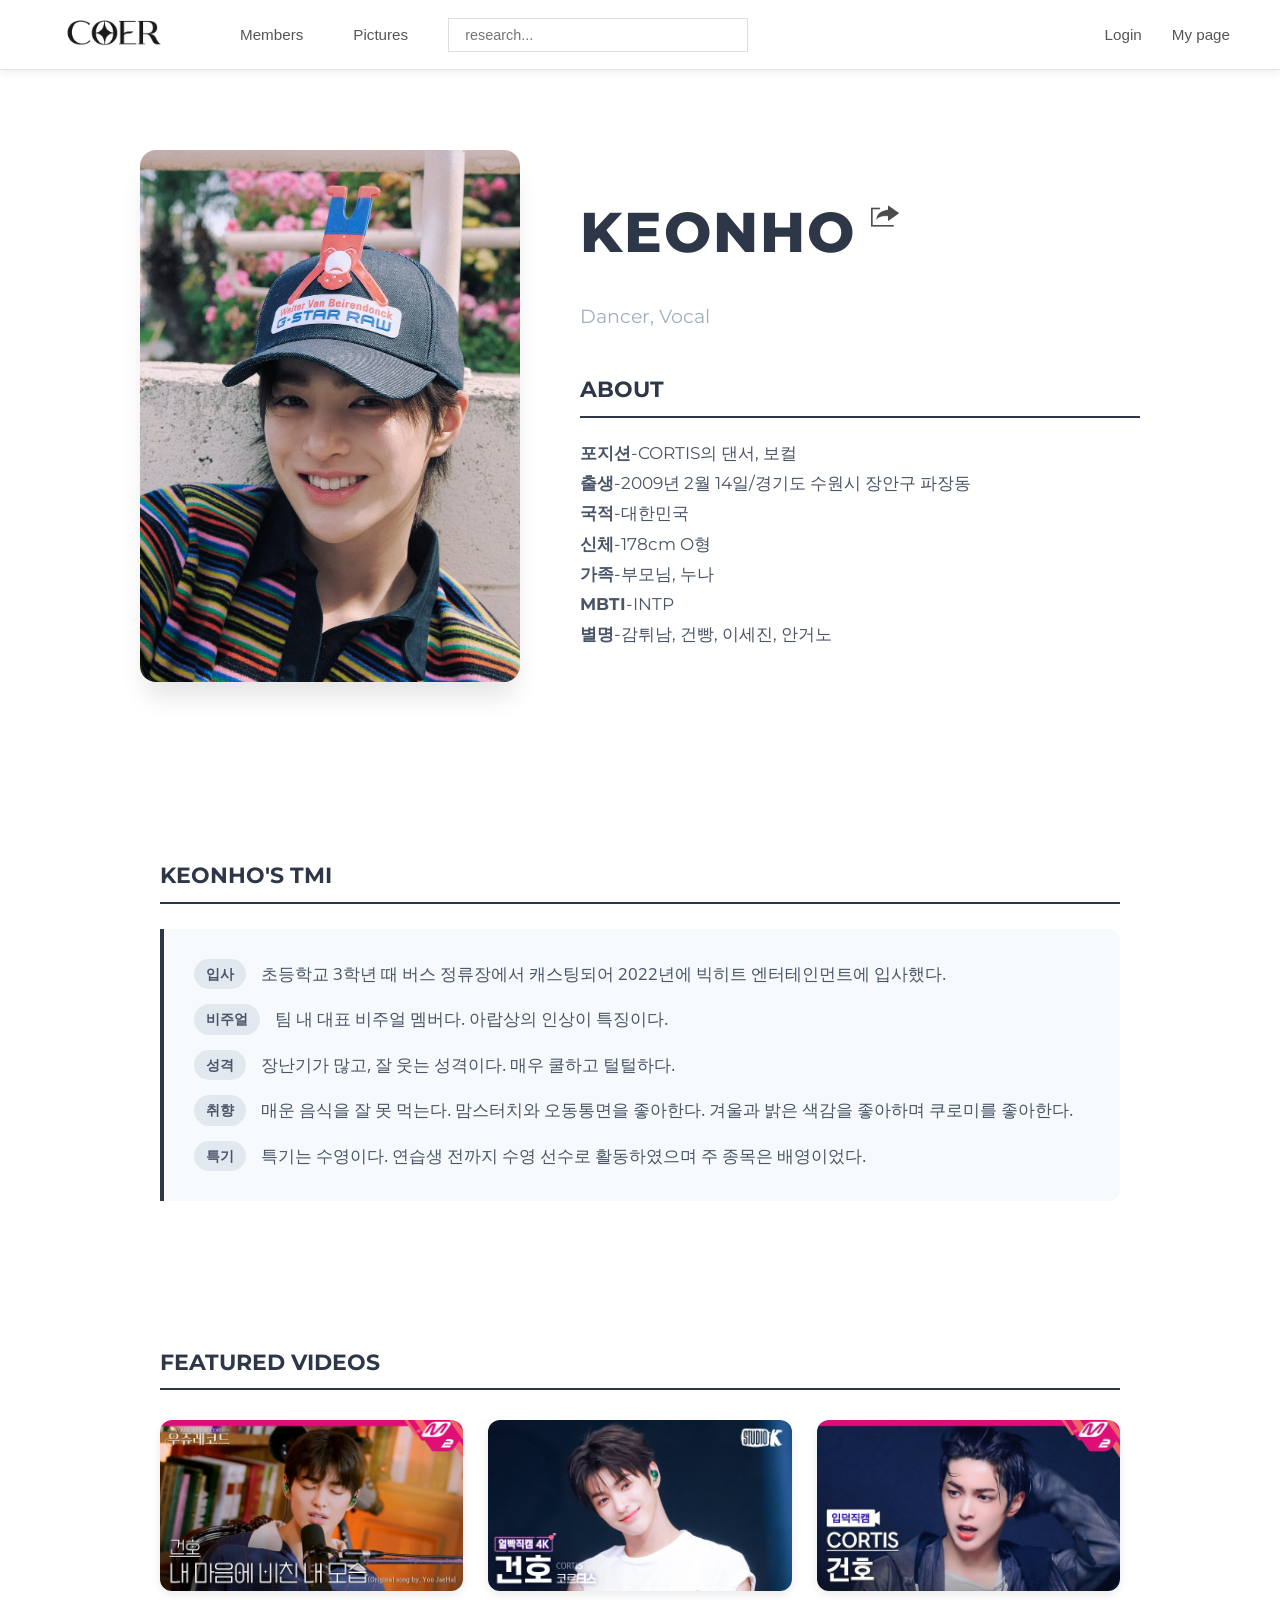
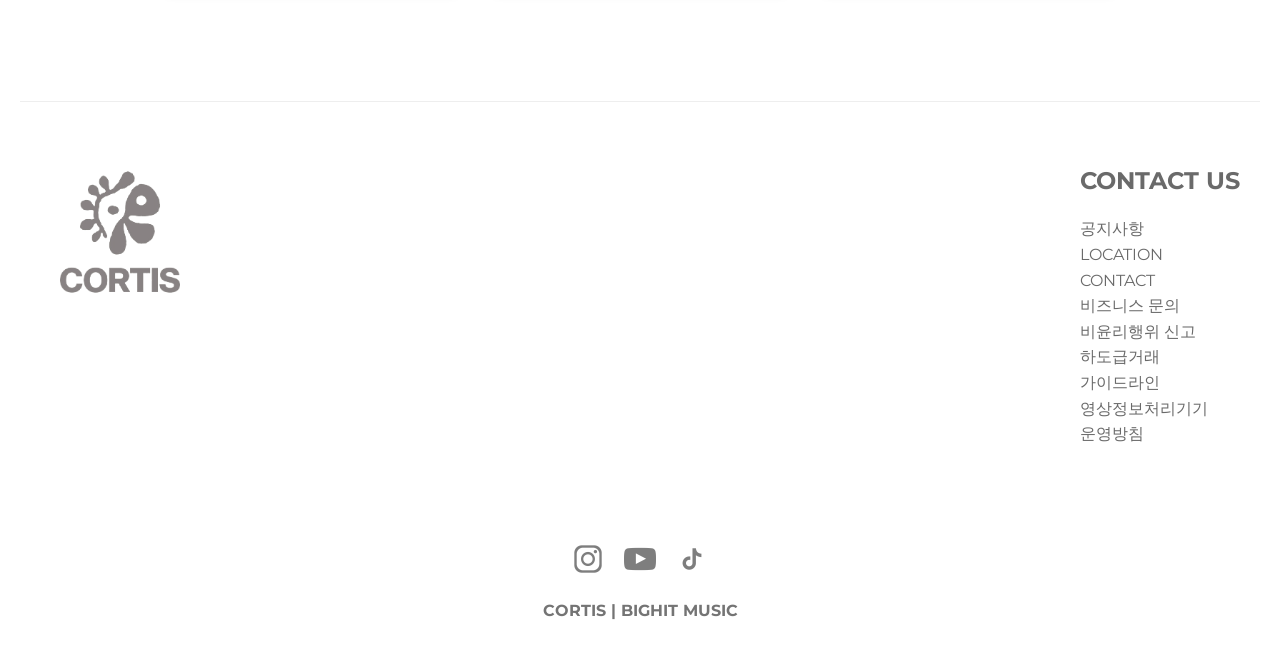
<file: member5.html>
<!doctype html>
<html lang="ko">
  <head>
    <meta charset="UTF-8" />
    <meta name="viewport" content="width=device-width, initial-scale=1.0" />
    <link href="style.css" rel="stylesheet" />
    <title>KEONHO</title>

    <link rel="preconnect" href="https://fonts.googleapis.com" />
    <link rel="preconnect" href="https://fonts.gstatic.com" crossorigin />
    <link
      href="https://fonts.googleapis.com/css2?family=Montserrat:ital,wght@0,100..900;1,100..900&family=Open+Sans:ital,wght@0,300..800;1,300..800&family=Playfair+Display:ital,wght@0,400..900;1,400..900&family=Raleway:ital,wght@0,100..900;1,100..900&display=swap"
      rel="stylesheet"
    />
  </head>

  <body>
    <header class="top-white-banner">
      <div class="logo">
        <a href="index.html">
          <img src="images/logo.png" alt="로고" />
        </a>
      </div>

      <nav class="banner-center-text">
        <div class="banner-buttons">
          <div class="dropdown">
            <button class="banner-btn dropdown-toggle">Members</button>

            <div class="mega-menu">
              <div class="mega-menu-inner">
                <a href="member1.html">MARTIN</a>
                <a href="member2.html">JAMES</a>
                <a href="member3.html">JUHOON</a>
                <a href="member4.html">SEONGHYEON</a>
                <a href="member5.html">KEONHO</a>
              </div>
            </div>
          </div>
<a href="pictures.html" style="text-decoration: none; color: inherit">
            <button class="banner-btn">Pictures</button>
          </a>

          <div class="banner-search-box">
            <input
              type="text"
              class="banner-search-input"
              id="searchInput"
              placeholder="research..."
            />

            <div class="search-result" id="searchResult"></div>
         </div>

        </div>
        <div class="auth-group">
          <button class="banner-btn btn-right">Login</button>
<a href="mypage.html" style="text-decoration: none; color: inherit">
            <button class="banner-btn btn-right">My page</button>
          </a>        </div>
      </nav>
    </header>
    <main class="profile-container">
      <div class="profile-image-box">
        <img
          src="keonho/KEONHO.png"
          alt="KEONHO 프로필 사진"
          class="profile-img"
        />
      </div>

       <div class="profile-text-box">
    <div class="profile-header">

        <div class="member-title">
            <h1 class="member-name">KEONHO</h1>

            <img src="images/share.png"
                 class="share-icon"
                 onclick="copyLink()">
        </div>

        <p class="member-sub">Dancer, Vocal</p>


     
        <div class="profile-content">
          <h2>ABOUT</h2>
          <p>
            <b>포지션</b>-CORTIS의 댄서, 보컬<br />
            <b>출생</b>-2009년 2월 14일/경기도 수원시 장안구 파장동<br />
            <b>국적</b>-대한민국<br />
            <b>신체</b>-178cm O형 <br />
            <b>가족</b>-부모님, 누나<br />
            <b>MBTI</b>-INTP<br />
            <b>별명</b>-감튀남, 건빵, 이세진, 안거노<br />
          </p>
        </div>
      </div>
      </div>
      </div> <section class="profile-tmi-section">
        <h2>KEONHO'S TMI</h2>
        <div class="tmi-container">
          <ul class="tmi-list">
           
            <li><span class="tmi-tag">입사</span>초등학교 3학년 때 버스 정류장에서 캐스팅되어 2022년에 빅히트 엔터테인먼트에 입사했다.</li>
            <li><span class="tmi-tag">비주얼</span>팀 내 대표 비주얼 멤버다. 아랍상의 인상이 특징이다.</li>
            <li><span class="tmi-tag">성격</span>장난기가 많고, 잘 웃는 성격이다. 매우 쿨하고 털털하다.</li>
            <li><span class="tmi-tag">취향</span>매운 음식을 잘 못 먹는다. 맘스터치와 오동통면을 좋아한다. 겨울과 밝은 색감을 좋아하며 쿠로미를 좋아한다.</li>
            <li><span class="tmi-tag">특기</span>특기는 수영이다. 연습생 전까지 수영 선수로 활동하였으며 주 종목은 배영이었다.</li>
          </ul>
        </div>
 
      </section>

      <section class="profile-youtube-section">
        <h2>FEATURED VIDEOS</h2>
        <div class="youtube-grid">
          <a
            href="https://youtu.be/7B9XR97PqTw?si=GNjNwQam6pZG1KY5"
            target="_blank"
            class="video-card-link"
          >
            <div class="video-card-thumb">
              <img src="keonho/keonho1.png" alt="Video 1" />
              <div class="play-button-overlay">▶</div>
            </div>
          </a>

          <a
            href="https://youtu.be/93iJLm0kUAU?si=BV8senUn35OaFikd"
            target="_blank"
            class="video-card-link"
          >
            <div class="video-card-thumb">
              <img src="keonho/keonho2.png" alt="Video 2" />
              <div class="play-button-overlay">▶</div>
            </div>
          </a>

          <a
            href="https://youtu.be/jOgDiP9ZqO8?si=Nuib7OskzHYEMsW6"
            target="_blank"
            class="video-card-link"
          >
            <div class="video-card-thumb">
              <img src="keonho/keonho3.png" alt="Video 3" />
              <div class="play-button-overlay">▶</div>
            </div>
          </a>
        </div>
      </section>
    </main>
    <script src="script.js"></script>
  </body>

  <footer>
    <!-- 위쪽 -->
    <div class="footer-content">
      <img
        src="images/CORTIS.png"
        alt="CORTIS footer logo"
        class="footer-logo"
      />

      <div class="footer-info">
        <b class="contact-title">CONTACT US</b>

        <p class="contact">
          공지사항<br />
          LOCATION <br />
          CONTACT<br />
          비즈니스 문의 <br />
          비윤리행위 신고<br />
          하도급거래 <br />
          가이드라인 <br />
          영상정보처리기기 <br />
          운영방침
        </p>
      </div>
    </div>

    <!-- 아래 중앙 -->
    <div class="footer-bottom">
      <div class="footer-social">
        <a
          href="https://www.instagram.com/cortis?utm_source=ig_web_button_share_sheet&igsh=ZDNlZDc0MzIxNw=="
          target="_blank"
          target="_blank"
        >
          <img src="images/instagram.png" class="social-icon" />
        </a>

        <a href="https://www.youtube.com/@cortis_bighit" target="_blank">
          <img src="images/youtube.png" class="social-icon" />
        </a>

        <a
          href="https://www.tiktok.com/@cortis_bighit?is_from_webapp=1&sender_device=pc"
          target="_blank"
          target="_blank"
        >
          <img src="images/tictok.png" class="social-icon" />
        </a>
      </div>

      <p class="footer-text">
        <b>CORTIS | BIGHIT MUSIC</b>
      </p>
    </div>
  </footer>
</html>
</file>
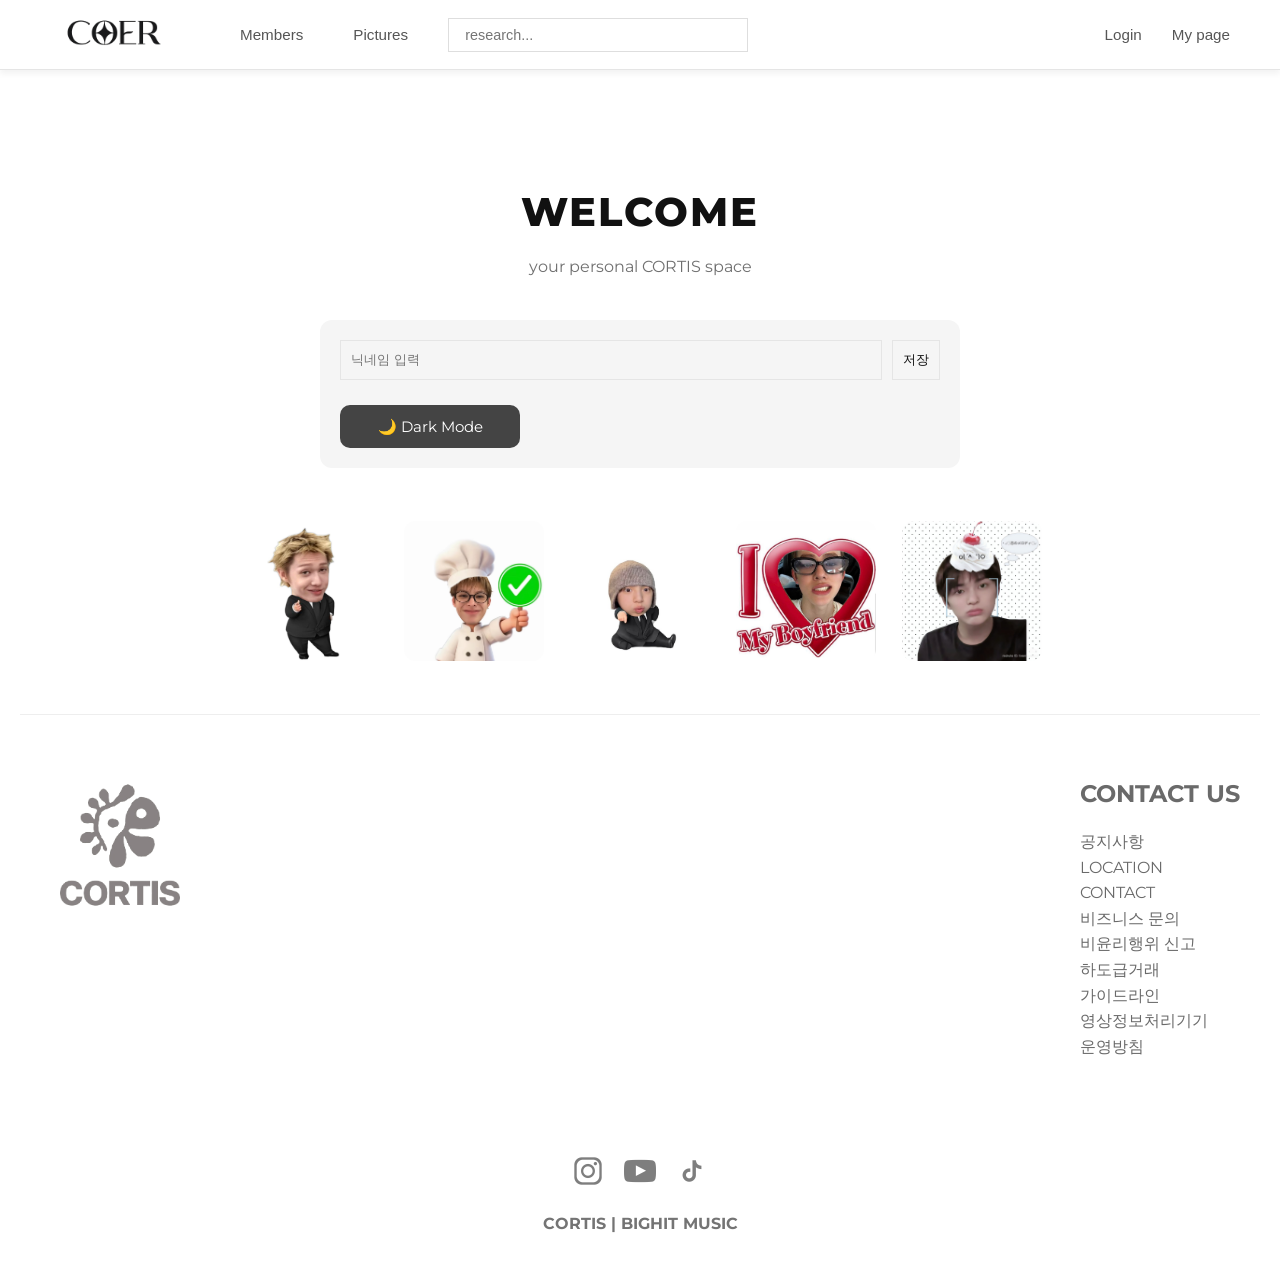
<file: mypage.html>
<!doctype html>
<html lang="ko">
  <head>
    <meta charset="UTF-8" />
    <meta name="viewport" content="width=device-width, initial-scale=1.0" />

    <title>COER</title>
    <link href="style.css" rel="stylesheet" />

    <link rel="preconnect" href="https://fonts.googleapis.com" />
    <link rel="preconnect" href="https://fonts.gstatic.com" crossorigin />
    <link
      href="https://fonts.googleapis.com/css2?family=Montserrat:wght@100..900&display=swap"
      rel="stylesheet"
    />
  </head>

  <body>
    <header class="top-white-banner">
      <div class="logo">
        <a href="index.html">
          <img src="images/logo.png" alt="로고" />
        </a>
      </div>

      <nav class="banner-center-text">
        <div class="banner-buttons">
          <div class="dropdown">
            <button class="banner-btn dropdown-toggle">Members</button>

            <div class="mega-menu">
              <div class="mega-menu-inner">
                <a href="member1.html">MARTIN</a>
                <a href="member2.html">JAMES</a>
                <a href="member3.html">JUHOON</a>
                <a href="member4.html">SEONGHYEON</a>
                <a href="member5.html">KEONHO</a>
              </div>
            </div>
          </div>
          <a href="pictures.html" style="text-decoration: none; color: inherit">
            <button class="banner-btn">Pictures</button>
          </a>

          <div class="banner-search-box">
            <input
              type="text"
              class="banner-search-input"
              id="searchInput"
              placeholder="research..."
            />

            <div class="search-result" id="searchResult"></div>
          </div>
        </div>
        <div class="auth-group">
          <button class="banner-btn btn-right">Login</button>
          <a href="mypage.html" style="text-decoration: none; color: inherit">
            <button class="banner-btn btn-right">My page</button>
          </a>
        </div>
      </nav>
    </header>

    <!-- ================= MAIN ================= -->

    <!-- 닉네임 크게 표시 -->
    <div class="welcome-wrap">
      <div class="welcome-title" id="welcomeText">WELCOME</div>
      <div class="welcome-sub">your personal CORTIS space</div>
    </div>

    <!-- 설정 -->
    <div class="control-box">
      <div class="row">
        <input id="nicknameInput" placeholder="닉네임 입력" />
        <button onclick="saveNickname()">저장</button>
      </div>

      <button id="darkModeBtn" class="dark-btn" onclick="toggleTheme()">
        🌙 Dark Mode
      </button>
    </div>

    <!-- 최애 고르기 -->
    <div class="fav-grid">
      <div
        class="fav-card"
        data-name="MARTIN"
        onclick="selectFav('MARTIN', this)"
      >
        <img src="f-picture/martin.png" />
      </div>

      <div
        class="fav-card"
        data-name="JAMES"
        onclick="selectFav('JAMES', this)"
      >
        <img src="f-picture/james.png" />
      </div>

      <div
        class="fav-card"
        data-name="JUHOON"
        onclick="selectFav('JUHOON', this)"
      >
        <img src="f-picture/juhoon.png" />
      </div>

      <div
        class="fav-card"
        data-name="SEONGHYEON"
        onclick="selectFav('SEONGHYEON', this)"
      >
        <img src="f-picture/seonghyeon.png" />
      </div>

      <div
        class="fav-card"
        data-name="KEONHO"
        onclick="selectFav('KEONHO', this)"
      >
        <img src="f-picture/keonho.png" />
      </div>
    </div>

    <script src="script.js"></script>
  </body>
  <footer>
    <!-- 위쪽 -->
    <div class="footer-content">
      <img
        src="images/CORTIS.png"
        alt="CORTIS footer logo"
        class="footer-logo"
      />

      <div class="footer-info">
        <b class="contact-title">CONTACT US</b>

        <p class="contact">
          공지사항<br />
          LOCATION <br />
          CONTACT<br />
          비즈니스 문의 <br />
          비윤리행위 신고<br />
          하도급거래 <br />
          가이드라인 <br />
          영상정보처리기기 <br />
          운영방침
        </p>
      </div>
    </div>

    <!-- 아래 중앙 -->
    <div class="footer-bottom">
      <div class="footer-social">
        <a
          href="https://www.instagram.com/cortis?utm_source=ig_web_button_share_sheet&igsh=ZDNlZDc0MzIxNw=="
          target="_blank"
          target="_blank"
        >
          <img src="images/instagram.png" class="social-icon" />
        </a>

        <a href="https://www.youtube.com/@cortis_bighit" target="_blank">
          <img src="images/youtube.png" class="social-icon" />
        </a>

        <a
          href="https://www.tiktok.com/@cortis_bighit?is_from_webapp=1&sender_device=pc"
          target="_blank"
          target="_blank"
        >
          <img src="images/tictok.png" class="social-icon" />
        </a>
      </div>

      <p class="footer-text">
        <b>CORTIS | BIGHIT MUSIC</b>
      </p>
    </div>
  </footer>
</html>
</file>
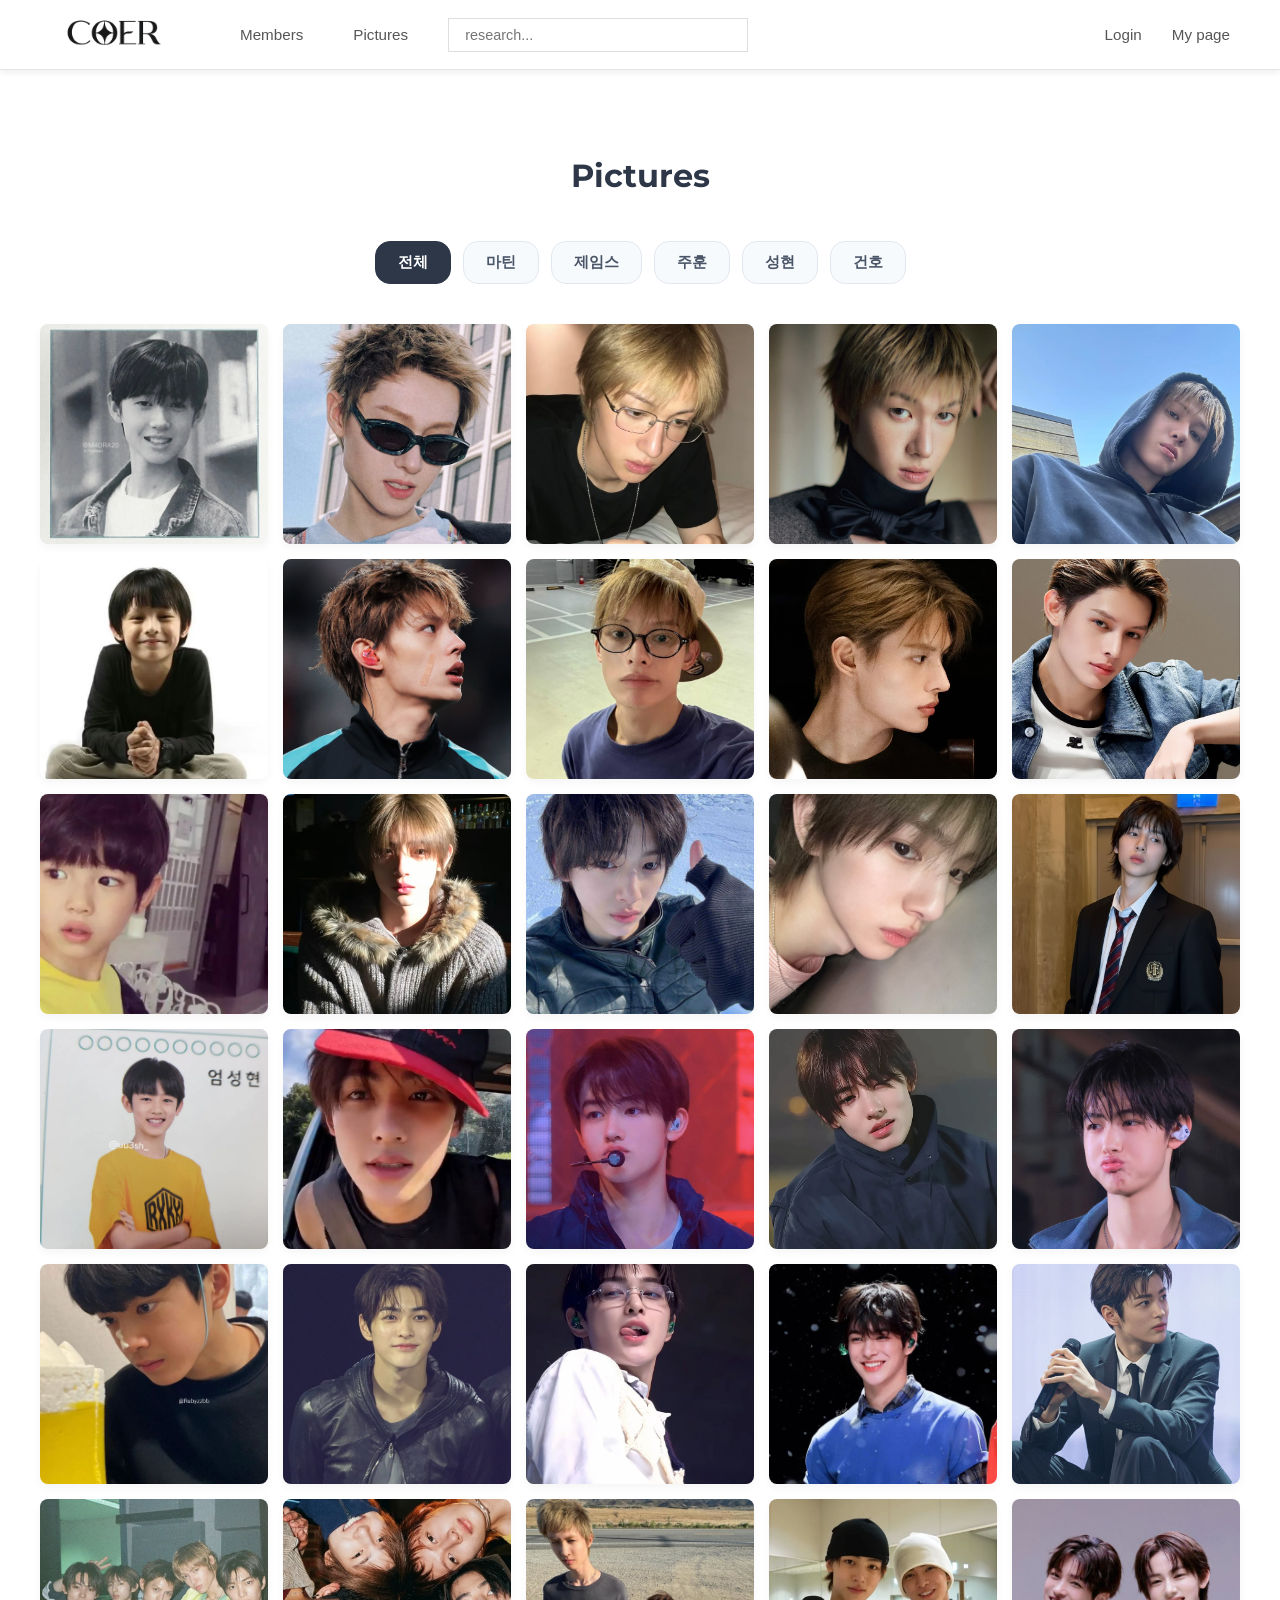
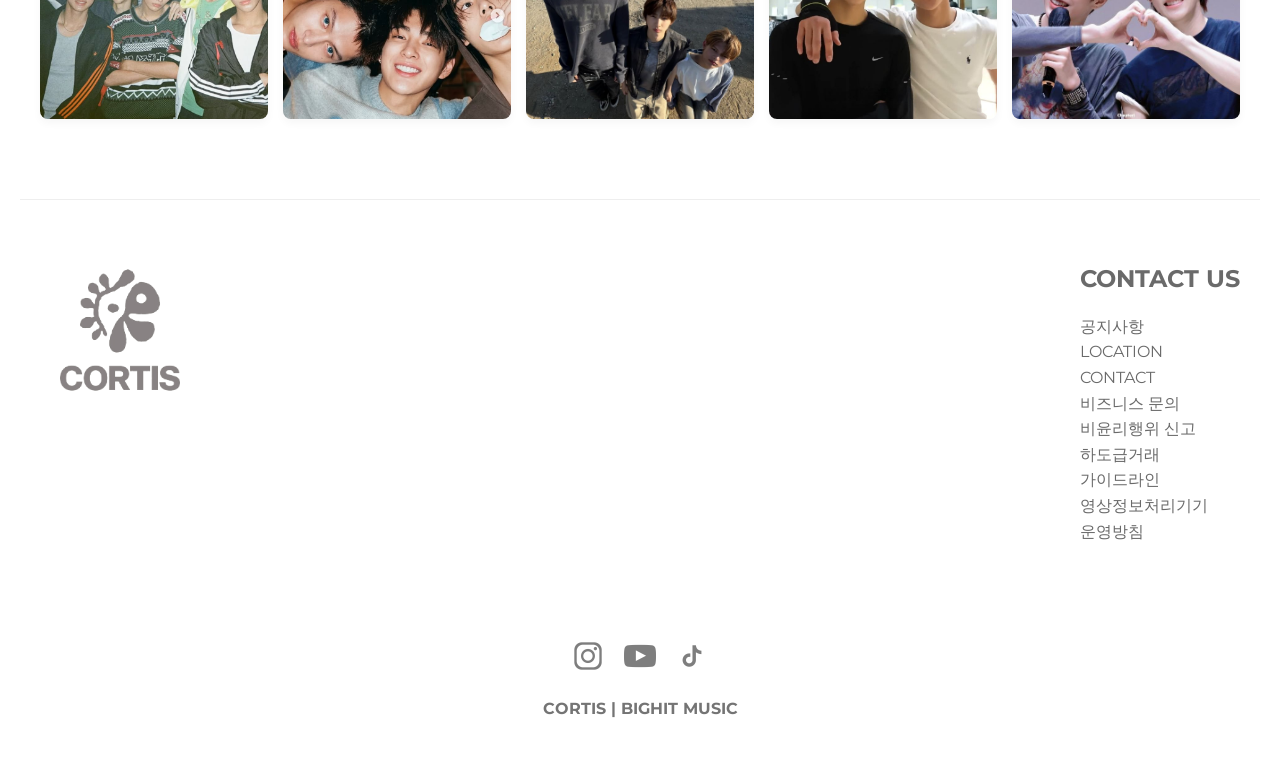
<file: pictures.html>
<!doctype html>
<html lang="ko">
  <head>
    <meta charset="UTF-8" />
    <meta name="viewport" content="width=device-width, initial-scale=1.0" />
    <link href="style.css" rel="stylesheet" />
    <title>MARTIN</title>

    <link rel="preconnect" href="https://fonts.googleapis.com" />
    <link rel="preconnect" href="https://fonts.gstatic.com" crossorigin />
    <link
      href="https://fonts.googleapis.com/css2?family=Montserrat:ital,wght@0,100..900;1,100..900&family=Open+Sans:ital,wght@0,300..800;1,300..800&family=Playfair+Display:ital,wght@0,400..900;1,400..900&family=Raleway:ital,wght@0,100..900;1,100..900&display=swap"
      rel="stylesheet"
    />
  </head>

  <body>
    <header class="top-white-banner">
      <div class="logo">
        <a href="index.html">
          <img src="images/logo.png" alt="로고" />
        </a>
      </div>

      <nav class="banner-center-text">
        <div class="banner-buttons">
          <div class="dropdown">
            <button class="banner-btn dropdown-toggle">Members</button>

            <div class="mega-menu">
              <div class="mega-menu-inner">
                <a href="member1.html">MARTIN</a>
                <a href="member2.html">JAMES</a>
                <a href="member3.html">JUHOON</a>
                <a href="member4.html">SEONGHYEON</a>
                <a href="member5.html">KEONHO</a>
              </div>
            </div>
          </div>
          <button class="banner-btn">Pictures</button>

          <div class="banner-search-box">
            <input
              type="text"
              class="banner-search-input"
              id="searchInput"
              placeholder="research..."
            />

            <div class="search-result" id="searchResult"></div>
          </div>
        </div>
        <div class="auth-group">
          <button class="banner-btn btn-right">Login</button>
          <a href="mypage.html" style="text-decoration: none; color: inherit">
            <button class="banner-btn btn-right">My page</button>
          </a>
        </div>
      </nav>
    </header>
    <main class="gallery-container">
      <h1 class="gallery-title">Pictures</h1>

      <input type="radio" id="btn-all" name="member-filter" checked />
      <input type="radio" id="btn-martin" name="member-filter" />
      <input type="radio" id="btn-james" name="member-filter" />
      <input type="radio" id="btn-juhoon" name="member-filter" />
      <input type="radio" id="btn-seonghyeon" name="member-filter" />
      <input type="radio" id="btn-keonho" name="member-filter" />

      <div class="filter-tags">
        <label for="btn-all" class="tag-label">전체</label>
        <label for="btn-martin" class="tag-label">마틴</label>
        <label for="btn-james" class="tag-label">제임스</label>
        <label for="btn-juhoon" class="tag-label">주훈</label>
        <label for="btn-seonghyeon" class="tag-label">성현</label>
        <label for="btn-keonho" class="tag-label">건호</label>
      </div>

      <div class="image-grid">
        <div class="image-item martin">
          <img src="martin/p-martin1.png" alt="마틴 1" />
        </div>
        <div class="image-item martin">
          <img src="martin/p-martin2.png" alt="마틴 2" />
        </div>
        <div class="image-item martin">
          <img src="martin/p-martin3.png" alt="마틴 3" />
        </div>
        <div class="image-item martin">
          <img src="martin/p-martin4.png" alt="마틴 4" />
        </div>
        <div class="image-item martin">
          <img src="martin/p-martin5.png" alt="마틴 5" />
        </div>

        <div class="image-item james">
          <img src="james/p-james1.png" alt="제임스 1" />
        </div>
        <div class="image-item james">
          <img src="james/p-james2.png" alt="제임스 2" />
        </div>
        <div class="image-item james">
          <img src="james/p-james3.png" alt="제임스 3" />
        </div>
        <div class="image-item james">
          <img src="james/p-james4.png" alt="제임스 4" />
        </div>
        <div class="image-item james">
          <img src="james/p-james5.png" alt="제임스 5" />
        </div>

        <div class="image-item juhoon">
          <img src="juhoon/p-juhoon1.png" alt="주훈 1" />
        </div>
        <div class="image-item juhoon">
          <img src="juhoon/p-juhoon2.png" alt="주훈 2" />
        </div>
        <div class="image-item juhoon">
          <img src="juhoon/p-juhoon3.png" alt="주훈 3" />
        </div>
        <div class="image-item juhoon">
          <img src="juhoon/p-juhoon4.png" alt="주훈 4" />
        </div>
        <div class="image-item juhoon">
          <img src="juhoon/p-juhoon5.png" alt="주훈 5" />
        </div>

        <div class="image-item seonghyeon">
          <img src="seonghyeon/p-seonghyeon1.png" alt="성현 1" />
        </div>
        <div class="image-item seonghyeon">
          <img src="seonghyeon/p-seonghyeon2.png" alt="성현 2" />
        </div>
        <div class="image-item seonghyeon">
          <img src="seonghyeon/p-seonghyeon3.png" alt="성현 3" />
        </div>
        <div class="image-item seonghyeon">
          <img src="seonghyeon/p-seonghyeon4.png" alt="성현 4" />
        </div>
        <div class="image-item seonghyeon">
          <img src="seonghyeon/p-seonghyeon5.png" alt="성현 5" />
        </div>

        <div class="image-item keonho">
          <img src="keonho/p-keonho1.png" alt="건호 1" />
        </div>
        <div class="image-item keonho">
          <img src="keonho/p-keonho2.png" alt="건호 2" />
        </div>
        <div class="image-item keonho">
          <img src="keonho/p-keonho3.png" alt="건호 3" />
        </div>
        <div class="image-item keonho">
          <img src="keonho/p-keonho4.png" alt="건호 4" />
        </div>
        <div class="image-item keonho">
          <img src="keonho/p-keonho5.png" alt="건호 5" />
        </div>

        <div class="image-item group">
          <img src="group/p-group1.png" alt="단체 1" />
        </div>
        <div class="image-item group">
          <img src="group/p-group2.png" alt="단체 2" />
        </div>
        <div class="image-item group">
          <img src="group/p-group3.png" alt="단체 3" />
        </div>
        <div class="image-item group">
          <img src="group/p-group4.png" alt="단체 4" />
        </div>
        <div class="image-item group">
          <img src="group/p-group5.png" alt="단체 5" />
        </div>
      </div>
    </main>
    <script src="script.js"></script>
  </body>
  <footer>
    <!-- 위쪽 -->
    <div class="footer-content">
      <img
        src="images/CORTIS.png"
        alt="CORTIS footer logo"
        class="footer-logo"
      />

      <div class="footer-info">
        <b class="contact-title">CONTACT US</b>

        <p class="contact">
          공지사항<br />
          LOCATION <br />
          CONTACT<br />
          비즈니스 문의 <br />
          비윤리행위 신고<br />
          하도급거래 <br />
          가이드라인 <br />
          영상정보처리기기 <br />
          운영방침
        </p>
      </div>
    </div>

    <!-- 아래 중앙 -->
    <div class="footer-bottom">
      <div class="footer-social">
        <a
          href="https://www.instagram.com/cortis?utm_source=ig_web_button_share_sheet&igsh=ZDNlZDc0MzIxNw=="
          target="_blank"
          target="_blank"
        >
          <img src="images/instagram.png" class="social-icon" />
        </a>

        <a href="https://www.youtube.com/@cortis_bighit" target="_blank">
          <img src="images/youtube.png" class="social-icon" />
        </a>

        <a
          href="https://www.tiktok.com/@cortis_bighit?is_from_webapp=1&sender_device=pc"
          target="_blank"
          target="_blank"
        >
          <img src="images/tictok.png" class="social-icon" />
        </a>
      </div>

      <p class="footer-text">
        <b>CORTIS | BIGHIT MUSIC</b>
      </p>
    </div>
  </footer>
</html>
</file>
<file: style.css>
/* 
   1. [공통] 전 페이지 공통 설정 (Reset & Global Styles)
 */
html,
body {
  margin: 0;
  padding: 0;
  width: 100%;
  font-family: "Montserrat", sans-serif;
  line-height: 1.6;
  color: var(--text);
  background: var(--bg);
  transition:
    background 0.3s,
    color 0.3s;
}

/* 공통 섹션 및 푸터 구조 */
section,
footer {
  padding: 30px 20px;
  max-width: 1200px;
  margin: 0 auto;
}

/* 홈 화면 코르티스 소개 */
h1 {
  font-size: 2.3em;
}

/* 전체에서 쓰는 변수 */
/* 다크모드랑 연결해서 씀 */
:root {
  --bg: #fff;
  --text: #111;
  --card: #f5f5f5;
  --border: #e5e5e5;
}

/* <input>태그인 모든 것 포함(검색/닉네임/사진키워드버튼) */
input {
  flex: 1;
  padding: 10px;
  border: 1px solid var(--border);
  background: transparent;
  color: var(--text);
}

/* 모든 버튼에 기본 버튼 템플릿 */
button {
  padding: 10px;
  border: 1px solid var(--border);
  background: transparent;
  cursor: pointer;
  color: var(--text);
}

/* ==========================================================================
   2. [공통] 상단 GNB 배너 & 로고 & 메가메뉴 & 검색창
   ========================================================================== */

/* 상단에 흰 박스 */
.top-white-banner {
  position: fixed;
  top: 0;
  left: 0;
  width: 100%;
  height: 70px;

  display: flex;
  justify-content: space-between;
  align-items: center;

  padding: 0 40px;
  box-sizing: border-box;

  background: var(--bg);
  border-bottom: 1px solid var(--border);
  box-shadow: 0 4px 6px rgba(0, 0, 0, 0.05);

  z-index: 9999;
}

/* 로고 제외하고 상단에 있는 모든 것(멤버스부터 마이페이지) */
.banner-center-text {
  flex: 1;
  display: flex;
  align-items: center;
  margin-left: 40px;
}

/* 멤버스부터 검색버튼까지 */
.banner-buttons {
  width: 100%;
  display: flex;
  align-items: center;
  gap: 30px;
}

/* 배너 버튼 모두 */
.banner-btn {
  background: transparent;
  border: none;
  color: #565656;
  font-size: 0.95em;
  font-weight: 500;
  cursor: pointer;
  white-space: nowrap;
  transition: 0.2s;
}
/* 배너 버튼 호버 후 */
.banner-btn:hover {
  color: #000;
  text-decoration: underline;
  text-underline-offset: 4px;
}

/* 로그인과 마이페이지 */
.auth-group {
  margin-left: auto;
  display: flex;
  gap: 10px;
  align-items: center;
}

/* 로고 */
.logo {
  height: 100px;
  display: flex;
  align-items: center;
}
.logo a {
  display: inline-block;
  height: 100%;
}
/* 로고 이미지 */
.logo img {
  height: 100%;
  width: auto;
  object-fit: contain;
}

/* 드롭다운 및 메가메뉴 (Members 메뉴) */
.dropdown {
  display: inline-block;
  position: static;
}
/* 호버 후 멤버들 */
.mega-menu {
  display: none;
  position: absolute;
  top: 100%;
  left: 0;
  right: 0;
  width: 100%;
  background-color: #ffffff;
  border-top: none;
  border-bottom: 1px solid #e2e8f0;
  box-shadow: 0 10px 15px -5px rgba(0, 0, 0, 0.05);
  padding: 30px 0;
  z-index: 99990;
}

/* html에 없는 요소를 만들어줌 */
/* 메가 메뉴 위에 보이지 않는 30px 박스를 만듦 */
.mega-menu::before {
  content: "";
  position: absolute;
  top: -30px;
  left: 0;
  width: 100%;
  height: 30px;
  background: transparent;
}

/* 마우스 올리면 메뉴를 보여줌 */
.dropdown:hover .mega-menu {
  display: block;
}

/* 메가 메뉴 안쪽을 꾸밈 */
.mega-menu-inner {
  max-width: 1200px;
  margin: 0 auto;
  padding: 0 40px;
  display: flex;
  flex-direction: row;
  justify-content: flex-start;
  gap: 50px;
}

/* 메가 메뉴 안에 a태그만 꾸밈 */
.mega-menu-inner a {
  color: #565656;
  text-decoration: none;
  font-size: 1.05em;
  font-weight: 500;
  padding: 10px 20px;
  border-radius: 8px;
  transition: all 0.2s ease;
  text-align: center;
}

.mega-menu-inner a:hover {
  background-color: #f7fafc;
  color: #1a202c;
}

/* 검색창 (Search Box) 구역 */
.banner-search-box {
  width: 300px;
  position: relative;
}

/* 검색창 안 */
.banner-search-input {
  width: 100%;
  padding: 8px 16px;
  font-size: 0.9em;
  border: 1px solid #dedede;
  background-color: #fff;
  outline: none;
  box-sizing: border-box;
  transition: 0.2s;
}

/* 검색창을 클릭 했을 때 적용 */
.banner-search-input:focus {
  border-color: #b5bec9;
  box-shadow: 0 0 0 3px rgba(219, 227, 237, 0.2);
}

/* 검색 결과를 담는 박스 */
.search-result {
  display: none;
  position: absolute;
  top: 45px;
  width: 100%;
  background: white;
  border: 1px solid #ddd;
  border-radius: 10px;
  overflow: hidden;
  box-shadow: 0 5px 15px rgba(0, 0, 0, 0.1);
  z-index: 99999;
}

/* 검색 결과 하나하나 */
.result-item {
  padding: 15px;
  cursor: pointer;
  transition: 0.3s;
}
.result-item:hover {
  background: #f5f5f5;
}

/* 
   3. [공통] 하단 정보 영역 (Footer) & SNS 아이콘
  */
footer {
  margin-top: 50px;
  padding: 30px 20px;
  text-align: right;
  border-top: 1px solid #eee;
  color: #777;
}

.contact-title {
  font-size: 1.5em;
}

.footer-logo {
  display: block;
  margin-right: auto;
  height: 200px;
  width: auto;
  margin-bottom: 10px;
  opacity: 0.6;
}

.footer-content {
  display: flex;
  align-items: flex-start;
  gap: 50px;
}

.footer-bottom {
  margin-top: 80px;
  text-align: center;
}

.footer-info {
  text-align: left;
  margin-top: 30px;
  color: #6a6a6a;
}

.footer-social {
  display: flex;
  justify-content: center;
  gap: 20px;
  margin-bottom: 15px;
}

.footer-text {
  font-size: 1em;
  text-align: center;
  color: #747474;
}

.social-icon {
  width: 32px;
  height: 32px;
  opacity: 0.5;
  transition: 0.3s;
}

/* 
   4. [index.html] 메인 페이지 전용 스타일
*/
/* 메인 슬라이드 쇼 배너 및 다크모드 컨트롤러 조작 구역 */
.hero {
  height: 650px;
  margin-top: 70px;
  background-size: cover;
  background-position: center;
  animation: rotate 25s infinite;
}

/* 움직이는 이미지 */
@keyframes rotate {
  0% {
    background-image: url("images/photo1.png");
  }
  25% {
    background-image: url("images/photo2.png");
  }
  50% {
    background-image: url("images/photo3.png");
  }
  75% {
    background-image: url("images/photo4.png");
  }
  100% {
    background-image: url("images/photo5.png");
  }
}

/* 코르티스 소개 글 */
.introduce {
  font-family: Playfair Display;
  font-size: 1.3em;
  line-height: 4em;
}

/* 마이페이지  */
.welcome-wrap {
  text-align: center;
  margin-top: 180px;
  margin-bottom: 40px;
}
/* 제목 */
.welcome-title {
  font-size: 2.5rem;
  font-weight: 800;
  letter-spacing: 2px;
}

.welcome-sub {
  font-size: 1rem;
  opacity: 0.6;
  margin-top: 10px;
}

/* 마이 페이지 닉네임 입력과 저장 */
.control-box {
  max-width: 600px;
  margin: 0 auto 50px;
  padding: 20px;
  background: var(--card);
  border-radius: 12px;
}

.row {
  display: flex;
  gap: 10px;
  margin-bottom: 10px;
}

/* 다크모드 버튼 */
.dark-btn {
  width: 180px;
  padding: 12px;
  margin-top: 15px;
  border: none;
  border-radius: 10px;
  background: #444;
  color: white;
  font-family: "Montserrat", sans-serif;
  font-size: 15px;
  cursor: pointer;
  transition: 0.3s;
}

.dark-btn:hover {
  background: #5a5a5a;
  transform: translateY(-2px);
}

/* ==========================================================================
   5. [member1~5.html] 개별 멤버 소개 페이지 전용 스타일
   ========================================================================== */
/* 프로필 컨테이너 레이아웃 및 본문 상세 스타일 */
/* 프로필 사진부터 추천영상까지 */
.profile-container {
  max-width: 1000px;
  margin: 150px auto 80px auto !important;
  padding: 0 40px;
  display: flex;
  flex-direction: row;
  align-items: flex-start;
  gap: 60px;
  flex-wrap: wrap;
}

.profile-image-box {
  flex: 1;
  max-width: 400px;
  flex: 0 0 380px;
}

.profile-img {
  width: 100%;
  height: auto;
  border-radius: 16px;
  box-shadow: 0 20px 25px -5px rgba(0, 0, 0, 0.1);
}

.profile-text-box {
  flex: 1.2;
  font-family: "Montserrat", "Open Sans", sans-serif;
  color: #2d3748;
  flex: 1;
  min-width: 0;
}

.member-name {
  font-size: 3.5rem;
  font-weight: 800;
  letter-spacing: 2px;
  margin-bottom: 5px;
  text-align: left;
}

.member-sub {
  font-size: 1.2rem;
  color: #a0aec0;
  text-align: left;
  margin-bottom: 40px;
}

.profile-content h2 {
  font-size: 1.4rem;
  border-bottom: 2px solid #2d3748;
  padding-bottom: 8px;
  margin-bottom: 20px;
}

.profile-content p {
  font-size: 1.05rem;
  line-height: 1.8;
  color: #4a5568;
}

.member-title {
  display: flex;
  align-items: center;
  gap: 15px;
}

.share-icon {
  width: 28px;
  height: 28px;
  cursor: pointer;
  opacity: 0.7;
  transition: 0.3s;
}

.share-icon:hover {
  opacity: 1;
  transform: scale(1.1);
}

/* 마틴 및 개별 멤버 TMI 섹션 구역 */
.profile-tmi-section {
  width: 100% !important;
  margin-top: 60px !important;
}

.profile-tmi-section h2 {
  font-family: "Montserrat", sans-serif;
  font-size: 1.4rem;
  color: #2d3748;
  border-bottom: 2px solid #2d3748;
  padding-bottom: 8px;
  margin-bottom: 25px;
}

.tmi-container {
  background-color: #f7fafc;
  border-left: 4px solid #2d3748;
  border-radius: 0 12px 12px 0;
  padding: 30px;
}

.tmi-list {
  list-style: none;
  padding: 0;
  margin: 0;
}

.tmi-list li {
  font-family: "Open Sans", sans-serif;
  font-size: 1.05rem;
  color: #4a5568;
  line-height: 1.8;
  margin-bottom: 15px;
  display: flex;
  align-items: center;
}

.tmi-list li:last-child {
  margin-bottom: 0;
}

.tmi-tag {
  display: inline-block;
  background-color: #e2e8f0;
  color: #4a5568;
  font-size: 0.85rem;
  font-weight: bold;
  padding: 3px 12px;
  border-radius: 20px;
  margin-right: 15px;
  white-space: nowrap;
}

/* 멤버 유튜브 비디오 리스트 카드 그리드 구역 */
.profile-youtube-section {
  width: 100%;
  margin-top: 100px;
}

.profile-youtube-section h2 {
  font-family: "Montserrat", sans-serif;
  font-size: 1.4rem;
  color: #2d3748;
  border-bottom: 2px solid #2d3748;
  padding-bottom: 8px;
  margin-bottom: 30px;
}

.youtube-grid {
  display: grid;
  grid-template-columns: repeat(3, 1fr);
  gap: 25px;
}

.video-card-link {
  text-decoration: none;
  display: block;
}

.video-card-thumb {
  position: relative;
  width: 100%;
  padding-top: 56.25%;
  border-radius: 12px;
  overflow: hidden;
  box-shadow: 0 4px 10px rgba(0, 0, 0, 0.08);
  transition: all 0.3s ease;
}

.video-card-thumb img {
  position: absolute;
  top: 0;
  left: 0;
  width: 100%;
  height: 100%;
  object-fit: cover;
  transition: transform 0.3s ease;
}

.play-button-overlay {
  position: absolute;
  top: 0;
  left: 0;
  width: 100%;
  height: 100%;
  background: rgba(0, 0, 0, 0.4);
  color: #ffffff;
  font-size: 2rem;
  display: flex;
  align-items: center;
  justify-content: center;
  opacity: 0;
  transition: opacity 0.3s ease;
}

.video-card-link:hover .video-card-thumb {
  transform: translateY(-5px);
  box-shadow: 0 12px 20px rgba(0, 0, 0, 0.15);
}

.video-card-link:hover .video-card-thumb img {
  transform: scale(1.05);
}

.video-card-link:hover .play-button-overlay {
  opacity: 1;
}

/* 유튜브 섹션 중복 코드 분리 유지 */
.profile-youtube-section {
  width: 100% !important;
  margin-top: 5px !important;
}

.profile-youtube-section h2 {
  font-family: "Montserrat", sans-serif;
  font-size: 1.4rem;
  color: #2d3748;
  border-bottom: 2px solid #2d3748;
  padding-bottom: 8px;
  margin-bottom: 30px;
}

.youtube-grid {
  display: grid !important;
  grid-template-columns: repeat(3, 1fr) !important;
  gap: 25px !important;
}

.video-card-link {
  text-decoration: none;
  display: block;
}

.video-card-thumb {
  position: relative !important;
  width: 100% !important;
  padding-top: 56.25% !important;
  border-radius: 12px !important;
  overflow: hidden !important;
  box-shadow: 0 4px 10px rgba(0, 0, 0, 0.08);
  transition: all 0.3s ease;
}

.video-card-thumb img {
  position: absolute !important;
  top: 0 !important;
  left: 0 !important;
  width: 100% !important;
  height: 100% !important;
  object-fit: cover !important;
  transition: transform 0.3s ease;
}

.play-button-overlay {
  position: absolute !important;
  top: 0;
  left: 0;
  width: 100%;
  height: 100%;
  background: rgba(0, 0, 0, 0.4);
  color: #ffffff;
  font-size: 2rem;
  display: flex;
  align-items: center;
  justify-content: center;
  opacity: 0;
  transition: opacity 0.3s ease;
}

.video-card-link:hover .video-card-thumb {
  transform: translateY(-5px);
  box-shadow: 0 12px 20px rgba(0, 0, 0, 0.15);
}

.video-card-link:hover .video-card-thumb img {
  transform: scale(1.05);
}

.video-card-link:hover .play-button-overlay {
  opacity: 1;
}

/* ==========================================================================
   6. [mypage.html] 마이페이지 전용 스타일
   ========================================================================== */
/* 최애 선택 그리드 및 핫핑크 활성화 보더 카드 */
.fav-grid {
  display: flex;
  flex-direction: row;
  justify-content: center;
  align-items: center;
  gap: 20px;
  margin-top: 30px;
}

.fav-card {
  width: 140px;
  height: 140px;
  border-radius: 15px;
  overflow: hidden;
  border: 3px solid transparent;
  cursor: pointer;
  transition: all 0.3s ease;
}

.fav-card img {
  width: 100%;
  height: 100%;
  object-fit: cover;
  display: block;
}

.fav-card:hover {
  transform: scale(1.08);
  box-shadow: 0 10px 20px rgba(0, 0, 0, 0.2);
}

.fav-card.active {
  border: 3px solid hotpink;
  box-shadow: 0 0 15px hotpink;
}

/* ==========================================================================
   7. [pictures.html] 필터 갤러리 페이지 전용 스타일
   ========================================================================== */
/* 멤버별 라디오 필터 탭 조작 디자인 및 사진 반응형 레이아웃 */
.gallery-container {
  max-width: 1400px;
  margin: 150px auto 80px auto !important;
  padding: 0 40px;
}

.gallery-title {
  font-family: "Montserrat", sans-serif;
  font-size: 2rem;
  font-weight: bold;
  text-align: center;
  margin-bottom: 40px;
  color: #2d3748;
}

input[type="radio"] {
  display: none;
}

.filter-tags {
  display: flex;
  justify-content: center;
  gap: 12px;
  margin-bottom: 40px;
  flex-wrap: wrap;
}

/* 카테고리 버튼 */
.tag-label {
  background-color: #f7fafc;
  color: #4a5568;
  border: 1px solid #e2e8f0;
  padding: 8px 22px;
  font-size: 0.95rem;
  font-weight: 600;
  border-radius: 15px;
  cursor: pointer;
  transition: all 0.3s ease;
  user-select: none;
}

.tag-label:hover {
  background-color: #e2e8f0;
}

/* 각 버튼이 선택 될 때 카테고리 활성화처럼 보이게 함 */
#btn-all:checked ~ .filter-tags [for="btn-all"],
#btn-martin:checked ~ .filter-tags [for="btn-martin"],
#btn-james:checked ~ .filter-tags [for="btn-james"],
#btn-juhoon:checked ~ .filter-tags [for="btn-juhoon"],
#btn-seonghyeon:checked ~ .filter-tags [for="btn-seonghyeon"],
#btn-keonho:checked ~ .filter-tags [for="btn-keonho"] {
  background-color: #2d3748 !important;
  color: white !important;
  border-color: #2d3748 !important;
}

.image-grid {
  display: grid !important;
  grid-template-columns: repeat(5, 1fr) !important;
  gap: 15px !important;
}

.image-item {
  position: relative !important;
  border-radius: 8px !important;
  overflow: hidden !important;
  box-shadow: 0 4px 8px rgba(0, 0, 0, 0.04);
  transition: transform 0.3s ease;
}

.image-item img {
  width: 100% !important;
  height: 220px !important;
  object-fit: cover !important;
  display: block;
}

.image-item:hover {
  transform: translateY(-3px);
}

/*  선택한 멤버만 보이고 나머지 안보이게 */
#btn-martin:checked ~ .image-grid .image-item:not(.martin),
#btn-james:checked ~ .image-grid .image-item:not(.james),
#btn-juhoon:checked ~ .image-grid .image-item:not(.juhoon),
#btn-seonghyeon:checked ~ .image-grid .image-item:not(.seonghyeon),
#btn-keonho:checked ~ .image-grid .image-item:not(.keonho) {
  display: none !important;
}

/* ==========================================================================
   8. [전체 페이지 공통 적용] 다크모드 전용 변수 및 테마 셋업
   ========================================================================== */
html[data-theme="dark"] {
  --bg: #2b2d31;
  --text: #ffffff;
  --card: #3a3d42;
  --border: #555;
}

html[data-theme="dark"] a,
html[data-theme="dark"] p,
html[data-theme="dark"] span,
html[data-theme="dark"] h1,
html[data-theme="dark"] h2,
html[data-theme="dark"] h3,
html[data-theme="dark"] button {
  color: white;
}

html[data-theme="dark"] input {
  background: #3a3d42;
  color: white;
  border: 1px solid #666;
}

/* 메가메뉴 다크모드 조절 */
html[data-theme="dark"] .mega-menu {
  background: #3a3d42;
  border: 1px solid #555;
}

html[data-theme="dark"] .mega-menu a {
  color: white;
}

html[data-theme="dark"] .mega-menu a:hover {
  background: #4a4d52;
}

/* 검색팝업 다크모드 조절 */
html[data-theme="dark"] .search-result {
  background: #3a3d42;
  border: 1px solid #555;
}

html[data-theme="dark"] .result-item {
  color: white;
}

html[data-theme="dark"] .result-item:hover {
  background: #4a4d52;
}

/* 멤버 페이지 TMI 영역 다크모드 조절 */
html[data-theme="dark"] .tmi-container {
  background: #3a3d42;
  border-left: 4px solid white;
}

html[data-theme="dark"] .tmi-list li {
  color: white;
}

html[data-theme="dark"] .tmi-tag {
  background: #4a4d52;
  color: white;
}

html[data-theme="dark"] .profile-tmi-section h2 {
  color: white;
  border-bottom: 2px solid white;
}

/* ==========================================================================
   9. [반응형 스타일] 화면 축소 시 레이아웃 제어 (미디어 쿼리)
   ========================================================================== */
/* 멤버 소개 페이지용 유튜브 반응형 조절 (768px 이하) */
@media (max-width: 768px) {
  .youtube-grid {
    grid-template-columns: repeat(1, 1fr);
  }
}

@media (max-width: 768px) {
  .youtube-grid {
    grid-template-columns: repeat(1, 1fr) !important;
  }
}

/* 갤러리 페이지용 그리드 반응형 조절 (1024px, 768px 이하) */
@media (max-width: 1024px) {
  .image-grid {
    grid-template-columns: repeat(3, 1fr) !important;
  }
}

@media (max-width: 768px) {
  .image-grid {
    grid-template-columns: repeat(2, 1fr) !important;
  }
}
</file>
